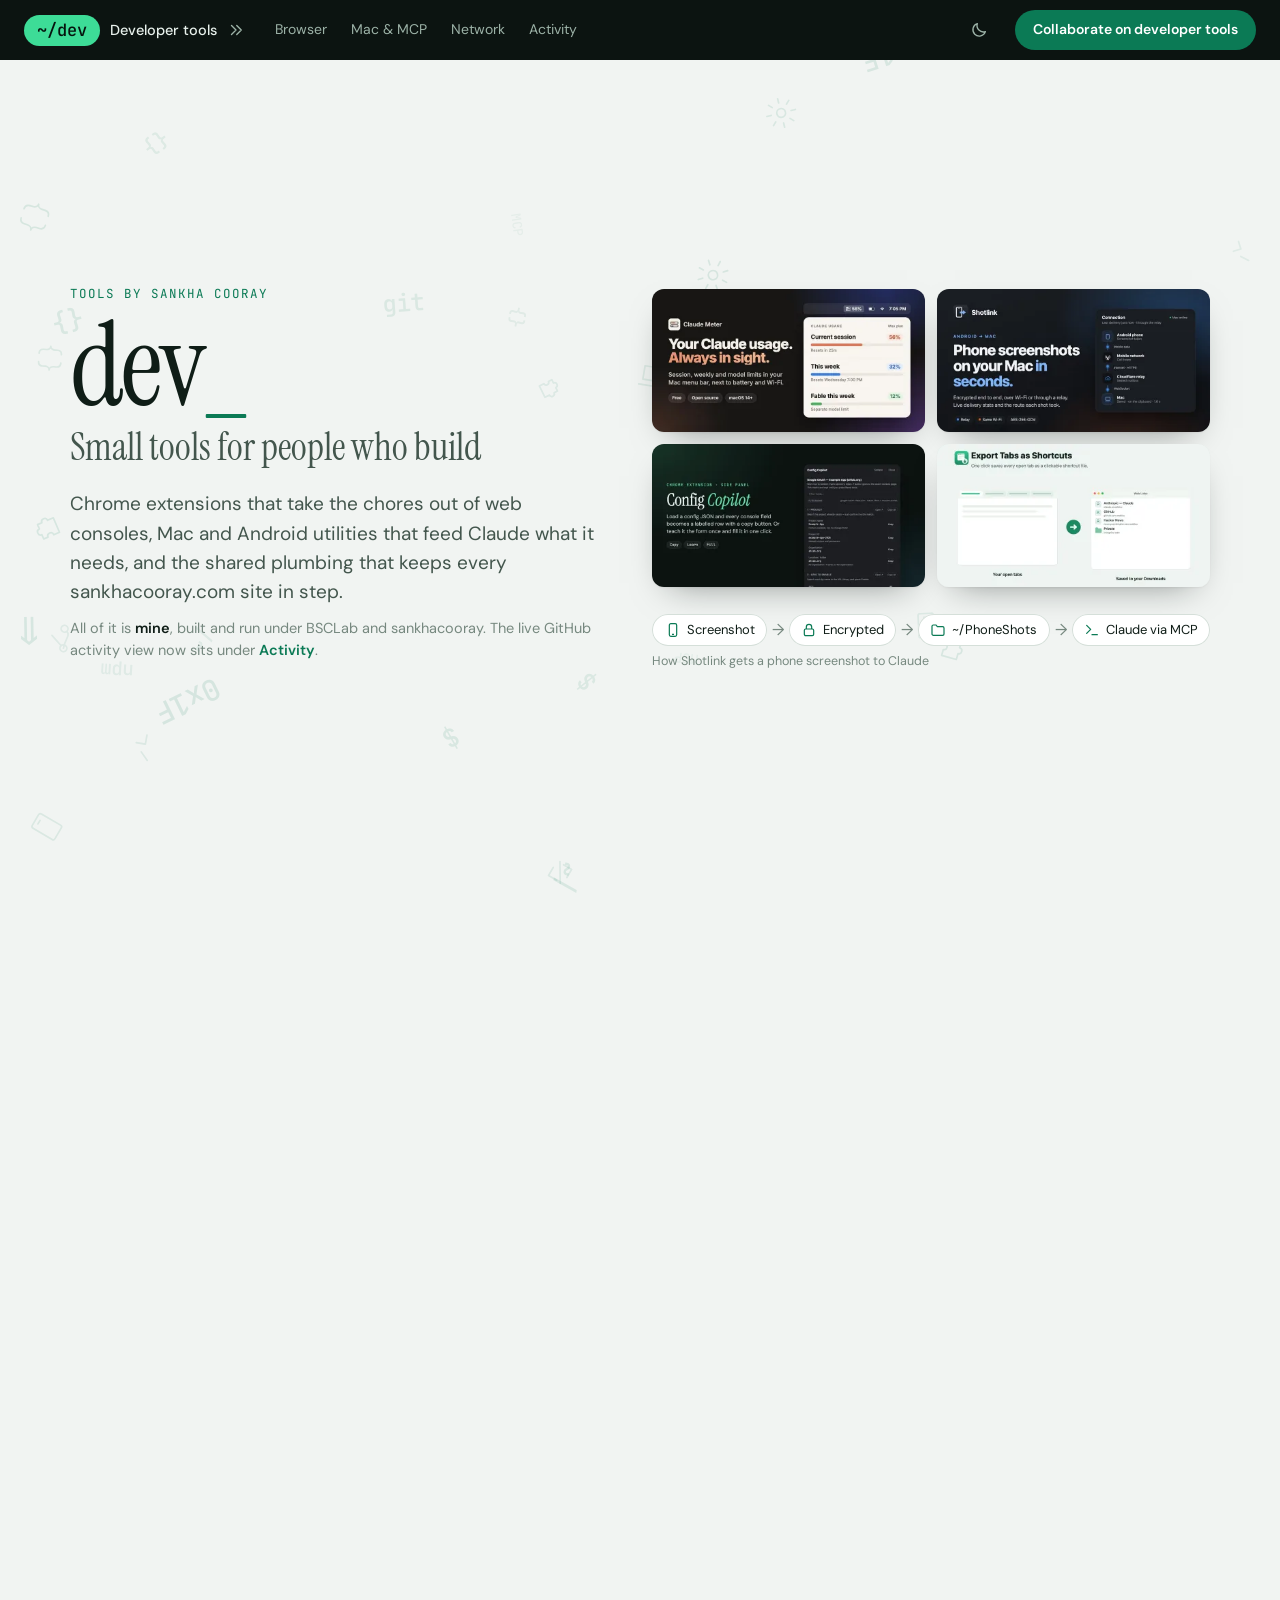
<file: index.html>
<!DOCTYPE html>
<html lang="en">
<head>
<meta charset="UTF-8">
<meta name="viewport" content="width=device-width, initial-scale=1.0, viewport-fit=cover">
<title>dev — Sankha Cooray · developer tools</title>
<meta name="description" content="Developer tools by Sankha Cooray: Chrome extensions, a Claude usage meter, Shotlink and MCP servers, plus the shared plumbing behind sankhacooray.com.">
<link rel="canonical" href="https://dev.sankhacooray.com/">

<meta property="og:type" content="website">
<meta property="og:site_name" content="dev · Sankha Cooray">
<meta property="og:title" content="dev — Sankha Cooray · developer tools">
<meta property="og:description" content="Developer tools by Sankha Cooray: Chrome extensions, a Claude usage meter, Shotlink and MCP servers, plus the shared plumbing behind sankhacooray.com.">
<meta property="og:url" content="https://dev.sankhacooray.com/">
<meta property="og:image" content="https://dev.sankhacooray.com/og.png?v=1">
<meta property="og:image:type" content="image/png">
<meta property="og:image:width" content="1200">
<meta property="og:image:height" content="630">
<meta property="og:image:alt" content="dev.sankhacooray.com: developer tools, with Claude Meter, Shotlink, Config Copilot and Export Tabs">
<meta property="og:locale" content="en_SG">
<meta name="twitter:card" content="summary_large_image">
<meta name="twitter:title" content="dev — Sankha Cooray · developer tools">
<meta name="twitter:description" content="Developer tools by Sankha Cooray: Chrome extensions, a Claude usage meter, Shotlink and MCP servers, plus the shared plumbing behind sankhacooray.com.">
<meta name="twitter:image" content="https://dev.sankhacooray.com/og.png?v=1">
<meta name="twitter:image:alt" content="dev.sankhacooray.com: developer tools, with Claude Meter, Shotlink, Config Copilot and Export Tabs">

<link rel="icon" type="image/svg+xml" href="/icon.svg">
<link rel="icon" type="image/png" sizes="192x192" href="/icon-192.png">
<link rel="apple-touch-icon" sizes="180x180" href="/apple-touch-icon.png">
<link rel="manifest" href="/manifest.webmanifest">
<meta name="theme-color" content="#0c1411">
<meta name="apple-mobile-web-app-capable" content="yes">
<meta name="apple-mobile-web-app-status-bar-style" content="black-translucent">
<meta name="apple-mobile-web-app-title" content="dev">

<link rel="preconnect" href="https://fonts.googleapis.com">
<link rel="preconnect" href="https://fonts.gstatic.com" crossorigin>
<link rel="stylesheet" href="https://fonts.googleapis.com/css2?family=Instrument+Serif:ital@0;1&family=DM+Sans:wght@400;500;600;700&family=JetBrains+Mono:wght@400;500&display=swap" media="print" onload="this.media='all'"><noscript><link rel="stylesheet" href="https://fonts.googleapis.com/css2?family=Instrument+Serif:ital@0;1&family=DM+Sans:wght@400;500;600;700&family=JetBrains+Mono:wght@400;500&display=swap"></noscript>
<script>(function(){try{var t=localStorage.getItem("sc-theme");if(t==="light"||t==="dark")document.documentElement.setAttribute("data-theme",t);}catch(e){}})();</script>
<style>
/* Terminal palette: near-black green app bar, cool paper page, one phosphor-green accent */
:root{
  --bg:#f1f4f2; --surface:#ffffff; --surface2:#e5ebe7; --line:#d5dfd9;
  --text:#0f1d17; --dim:#43564d; --muted:#76887f;
  --accent:#0b7a55; --accent-hi:#0e8f64; --accent-soft:#0b7a5514; --mark:#3ddc97;
  --bar:#0c1411; --bar-text:#e8f1ec; --bar-dim:#9cb2a7;
  --cta-text:#ffffff; --card-hover:#f2f8f4; --mine:#0b7a55; --android:#2e8b57;
  --serif:"Instrument Serif",Georgia,serif; --sans:"DM Sans",system-ui,sans-serif; --mono:"JetBrains Mono",ui-monospace,Menlo,monospace;
  --page-bg:#f1f4f2; --maxw:1180px;
}
@media (prefers-color-scheme:dark){:root:not([data-theme="light"]){
  --bg:#0a100d; --surface:#111a16; --surface2:#17231e; --line:#24332c;
  --text:#e6efea; --dim:#b3c3bb; --muted:#81958b;
  --accent:#4fd9a0; --accent-hi:#6be6b3; --accent-soft:#4fd9a01f; --mark:#3ddc97;
  --bar:#060a08; --bar-text:#e6efea; --bar-dim:#8fa69a;
  --cta-text:#06140e; --card-hover:#16211c; --mine:#4fd9a0; --android:#5fcf8f; --page-bg:#0a100d; color-scheme:dark}}
:root[data-theme="dark"]{
  --bg:#0a100d; --surface:#111a16; --surface2:#17231e; --line:#24332c;
  --text:#e6efea; --dim:#b3c3bb; --muted:#81958b;
  --accent:#4fd9a0; --accent-hi:#6be6b3; --accent-soft:#4fd9a01f; --mark:#3ddc97;
  --bar:#060a08; --bar-text:#e6efea; --bar-dim:#8fa69a;
  --cta-text:#06140e; --card-hover:#16211c; --mine:#4fd9a0; --android:#5fcf8f; --page-bg:#0a100d; color-scheme:dark}

/* rule 14: body is the scroller, no bounce, no white edge */
html{height:100%;overflow:hidden;background:var(--page-bg);overscroll-behavior:none}
body{height:100%;margin:0;overflow-y:auto;overflow-x:hidden;overscroll-behavior:none;background:var(--bg);color:var(--text);font-family:var(--sans);font-size:16px;line-height:1.55;-webkit-font-smoothing:antialiased}
a{color:inherit}
.wrap{max-width:var(--maxw);margin:0 auto;padding-left:max(20px,env(safe-area-inset-left,0px));padding-right:max(20px,env(safe-area-inset-right,0px))}

/* ambient particle field behind everything (pointer-events off) */
#bg{position:fixed;inset:0;width:100%;height:100%;z-index:0;pointer-events:none;display:block}
main{position:relative;z-index:1}
/* app bar (rule 7: no bottom border) */
.topbar{position:sticky;top:0;z-index:20;background:var(--bar);color:var(--bar-text);padding-top:env(safe-area-inset-top,0px)}
.topbar .wrap{max-width:none;display:flex;align-items:center;gap:18px;height:60px;padding-left:max(24px,env(safe-area-inset-left,0px));padding-right:max(24px,env(safe-area-inset-right,0px))}
.brand{display:flex;align-items:center;gap:10px;text-decoration:none;color:var(--bar-text)}
.hubchip{font-family:var(--mono);font-size:17px;font-weight:500;line-height:1;padding:7px 13px;border-radius:999px;background:var(--mark);color:#06140e;letter-spacing:0}
.brand .lbl{font-size:14.5px;font-weight:500;color:var(--bar-text)}
.chev{width:18px;height:18px;color:var(--bar-dim)}
.nav{margin-left:2px}
.nav{display:flex;gap:4px}
.nav a{color:var(--bar-dim);text-decoration:none;font-size:14px;padding:6px 10px;border-radius:999px}
.nav a:hover{color:var(--bar-text);background:#ffffff14}
.nav a{display:inline-flex;align-items:center;gap:7px;transition:background-color .25s ease,color .25s ease}
.nav a[aria-current="true"]{color:var(--bar-text);background:#ffffff1f;font-weight:600}
.spacer{flex:1}
.iconbtn{all:unset;cursor:pointer;width:36px;height:36px;border-radius:999px;display:grid;place-items:center;color:var(--bar-dim)}
.iconbtn:hover{color:var(--bar-text);background:#ffffff14}
/* the toggle shows the theme it switches TO: moon on light, sun on dark */
.ico-sun{display:none}
@media (prefers-color-scheme:dark){:root:not([data-theme="light"]) .ico-sun{display:block}:root:not([data-theme="light"]) .ico-moon{display:none}}
:root[data-theme="dark"] .ico-sun{display:block}:root[data-theme="dark"] .ico-moon{display:none}
.iconbtn:focus-visible,.cta:focus-visible,.card a:focus-visible{outline:2px solid var(--mark);outline-offset:2px}
/* rule 10/12: one primary CTA, theme colour, named for the task */
.cta{display:inline-flex;align-items:center;gap:0;background:var(--accent);color:var(--cta-text);text-decoration:none;font-weight:600;font-size:14px;padding:9px 18px;border-radius:999px;white-space:nowrap;transition:background .15s,box-shadow .15s}
.cta:hover{background:var(--accent-hi);box-shadow:0 0 0 4px var(--accent-soft),0 6px 20px -6px var(--accent)}

/* groups (rules 1, 4, 5) */
main{display:block}
.group{box-sizing:border-box;display:flex;flex-direction:column;justify-content:center;padding-block:clamp(18px,3.4vh,48px);scroll-margin-top:var(--bar-h,60px)}
.group > .wrap{width:100%;box-sizing:border-box}
.eyebrow{font-family:var(--mono);font-size:12.5px;letter-spacing:.08em;text-transform:uppercase;color:var(--accent)}
h1{font-family:var(--serif);font-weight:400;font-size:clamp(64px,13vh,132px);line-height:.92;margin:.08em 0 .05em;letter-spacing:-.02em}
h1 .dot{color:var(--accent);animation:blink 1.1s steps(1) infinite}
@keyframes blink{50%{opacity:0}}
.sub{font-family:var(--serif);font-size:clamp(26px,4.2vh,40px);line-height:1.15;margin:0;color:var(--dim)}
.lede{font-size:clamp(16px,2.25vh,19px);color:var(--dim);max-width:58ch;margin:clamp(12px,2.2vh,22px) 0 0}
.role-line{font-size:14.5px;color:var(--muted);max-width:60ch;margin-top:10px}
.role-line b{color:var(--text);font-weight:600}
.role-line a{color:var(--accent);text-decoration:none;font-weight:600}
.role-line a:hover{text-decoration:underline}

.hero > *{min-width:0}
.hero{display:grid;grid-template-columns:minmax(0,1fr) minmax(0,1.05fr);gap:clamp(24px,4vw,56px);align-items:center}
.collage{display:grid;grid-template-columns:1fr 1fr;gap:12px}
.shot{margin:0;border-radius:12px;overflow:hidden;background:var(--surface);box-shadow:0 1px 2px #0000000d,0 14px 34px -18px #0c141180,inset 0 0 0 1px var(--line);aspect-ratio:1200/630}
.shot img{display:block;width:100%;height:100%;object-fit:contain}
/* rule 6/16: the SPARK pipeline, one line */
.strip{display:flex;flex-wrap:nowrap;align-items:stretch;gap:5px;margin-top:clamp(16px,3vh,30px)}
.step{flex:1 1 auto;min-width:max-content;justify-content:center;display:flex;align-items:center;gap:6px;background:var(--surface);box-shadow:inset 0 0 0 1px var(--line);border-radius:999px;padding:6px 10px;font-size:13px;white-space:nowrap}
.step svg{width:16px;height:16px;flex:none;color:var(--accent)}
.step span{overflow:hidden;text-overflow:ellipsis}
.arrow{align-self:center;color:var(--muted);flex:none}
.strip-cap{font-size:12.5px;color:var(--muted);margin-top:6px}

.ghead{display:grid;grid-template-columns:minmax(0,1fr) auto;gap:6px 24px;align-items:end;margin-bottom:clamp(14px,2.6vh,26px)}
.ghead h2{font-family:var(--serif);font-weight:400;font-size:clamp(30px,5vh,46px);line-height:1.05;margin:0}
.ghead p{margin:6px 0 0;color:var(--dim);max-width:62ch;font-size:clamp(15px,2.1vh,17.5px)}
.ctx{font-family:var(--mono);font-size:12.5px;color:var(--muted);white-space:nowrap}
.ctx .n{color:var(--text)}

.cards{display:grid;grid-template-columns:repeat(auto-fill,minmax(230px,1fr));gap:16px}
/* parts: a product's components (backends, earlier versions), listed on hover or tap */
.card{position:relative}
.parts{all:unset;display:inline-flex;align-items:center;gap:5px;font-size:12px;color:var(--dim);padding:2px 9px;border-radius:999px;box-shadow:inset 0 0 0 1px var(--line);cursor:help;white-space:nowrap}
.parts svg{width:13px;height:13px;color:var(--accent)}
.parts:focus-visible{outline:2px solid var(--mark);outline-offset:2px}
.pop{position:absolute;top:0;left:0;right:0;aspect-ratio:1200/630;z-index:5;display:flex;flex-direction:column;justify-content:center;padding:12px 16px;box-sizing:border-box;overflow:hidden;background:color-mix(in srgb,var(--surface) 62%,transparent);backdrop-filter:blur(14px) saturate(1.3);-webkit-backdrop-filter:blur(14px) saturate(1.3);opacity:0;visibility:hidden;transition:opacity .3s ease,visibility 0s linear .3s;pointer-events:none;white-space:normal}
.parts:hover + .pop,.parts:focus + .pop,.parts.on + .pop{opacity:1;visibility:visible;transition:opacity .3s ease .25s,visibility 0s linear .25s}
.pop b{display:block;font-size:11px;letter-spacing:.06em;text-transform:uppercase;color:var(--muted);font-weight:600;margin-bottom:6px}
.pop ul{list-style:none;margin:0;padding:0;display:flex;flex-direction:column;gap:7px}
.pop li{font-size:13.5px;line-height:1.3;color:var(--text);font-weight:500}
.pop li span{display:block;font-size:12px;color:var(--muted)}
.pop code{font-family:var(--mono);font-size:11.5px;color:var(--accent)}
.pop .k{font-style:normal}
/* narrow cards: names and repos only; the list may run past the thumbnail */
.subgroup .pop{aspect-ratio:auto;padding:10px 14px}
.subgroup .pop .k{display:none}
.subgroup .pop ul{gap:5px}
.subgroup .pop li{font-size:13px}
/* rows that share one screen between small groups (rule 3); headings share one top line (symmetry) */
.row{display:grid;grid-template-rows:auto auto;column-gap:28px;row-gap:0;align-items:start}
.subgroup{min-width:0;scroll-margin-top:var(--bar-h,60px);display:grid;grid-row:span 2;grid-template-rows:subgrid}
.subgroup .ghead{align-self:start;grid-template-columns:minmax(0,1fr)}
.subgroup .ghead h2{font-size:clamp(26px,4vh,36px)}
.subgroup .ghead p{font-size:clamp(14px,1.9vh,16px)}
.subgroup .cards,.solo .cards{grid-template-columns:repeat(var(--n),minmax(0,1fr))}
.card{display:flex;flex-direction:column;background:var(--surface);border-radius:14px;overflow:hidden;box-shadow:0 1px 2px #0000000d,0 10px 28px -20px #0c141166,inset 0 0 0 1px var(--line);transition:background-color .2s}
.card:hover{background:var(--card-hover)}
.card:hover .art.blank{background:linear-gradient(140deg,var(--accent-soft),transparent 70%),var(--card-hover)}
.art{aspect-ratio:1200/630;background:var(--surface2);position:relative;overflow:hidden}
.art img{display:block;width:100%;height:100%;object-fit:cover;object-position:top}
.art.fallback{display:grid;place-items:center;background:radial-gradient(120% 90% at 20% 0%,var(--accent-soft),transparent 60%),linear-gradient(140deg,var(--surface2),var(--bg))}
.art.fallback svg{width:clamp(44px,8vh,72px);height:auto;color:var(--accent);opacity:.55;transition:opacity .45s ease}
.art.fallback .live-og{position:absolute;inset:0;opacity:0;transition:opacity .45s ease}
.art.fallback.loaded .live-og{opacity:1}
.art.fallback.loaded svg{opacity:0}
.yrs{position:absolute;top:10px;left:10px;z-index:1;font-family:var(--mono);font-size:11.5px;font-weight:500;padding:3px 9px;border-radius:999px;background:color-mix(in srgb,var(--bar) 82%,transparent);color:var(--bar-text);backdrop-filter:blur(6px);-webkit-backdrop-filter:blur(6px);font-variant-numeric:tabular-nums;letter-spacing:.02em}
.art.blank{display:grid;place-items:center;background:linear-gradient(140deg,var(--accent-soft),transparent 70%),var(--surface2)}
.art.blank svg{width:clamp(44px,8vh,72px);height:auto;color:var(--accent);opacity:.75}
.cbody{padding:14px 16px 16px;display:flex;flex-direction:column;gap:8px;flex:1}
.ctop{display:flex;align-items:center;gap:8px}
.card h3{margin:0;font-size:16.5px;font-weight:600;line-height:1.25}
.role{margin-left:auto;font-size:11.5px;font-weight:600;padding:3px 9px;border-radius:999px;white-space:nowrap}
.role.mine{background:var(--accent);color:var(--cta-text)}
.role.co{background:var(--accent-soft);color:var(--accent);box-shadow:inset 0 0 0 1px var(--accent)}
.role.contrib{background:var(--surface2);color:var(--dim)}
.card p{margin:0;color:var(--dim);font-size:14.5px;line-height:1.5}
.cfoot{margin-top:auto;display:flex;align-items:center;gap:8px;font-size:12.5px;color:var(--muted)}
.plats{display:inline-flex;gap:4px}
.pi{width:14px;height:14px}
.pi-android{color:var(--android)}.pi-web,.pi-chrome{color:var(--accent)}.pi-mac,.pi-term{color:var(--text)}
.org{overflow:hidden;text-overflow:ellipsis;white-space:nowrap;flex:1;min-width:0}
.cfoot .parts{margin-left:4px}
.open{margin-left:auto;font-weight:600;color:var(--accent);text-decoration:none;white-space:nowrap}
.open:hover{text-decoration:underline}

.connect{display:grid;grid-template-columns:minmax(0,1fr) minmax(0,1fr);gap:16px}
.panel{background:var(--surface);border-radius:14px;padding:clamp(16px,3vh,26px) 22px;box-shadow:inset 0 0 0 1px var(--line)}
.panel h3{margin:0 0 4px;font-size:15px;font-weight:600}
.panel .hint{margin:0 0 12px;font-size:13.5px;color:var(--muted)}
.chips{display:flex;flex-wrap:wrap;gap:8px}
.chip{font-size:13.5px;padding:5px 12px;border-radius:999px;line-height:1.3}
.chip.core{background:var(--accent-soft);color:var(--accent);font-weight:600}
.chip.rel{box-shadow:inset 0 0 0 1px var(--line);color:var(--dim)}
.chip.ven{font-family:var(--mono);font-size:13px;background:var(--surface2);color:var(--dim);cursor:help}
.chip.ven.ok{background:var(--accent-soft);color:var(--accent)}
.chip.ven.ok::before{content:"✓ "}

/* rules 5, 18: footer, one line, pinned to the bottom of the last screen */
.last{justify-content:flex-start}
.last > .wrap:first-child{margin-top:auto}
.footer{margin-top:auto;padding-top:clamp(18px,4vh,40px)}
.footer .wrap{display:flex;flex-wrap:wrap;justify-content:center;align-items:center;gap:6px 14px;font-size:13.5px;color:var(--muted)}
.footer a{text-decoration:none;color:var(--dim)}
.footer a:hover{color:var(--accent)}
.info{all:unset;cursor:help;width:20px;height:20px;border-radius:50%;display:inline-grid;place-items:center;font-size:12px;box-shadow:inset 0 0 0 1px var(--line);color:var(--dim);position:relative;z-index:41}
.glass{position:fixed;inset:0;z-index:40;display:grid;place-items:center;background:color-mix(in srgb,var(--bg) 55%,transparent);backdrop-filter:blur(14px) saturate(1.2);-webkit-backdrop-filter:blur(14px) saturate(1.2);opacity:0;visibility:hidden;transition:opacity .45s ease,visibility 0s linear .45s;pointer-events:none;padding:24px}
.glass.on{opacity:1;visibility:visible;transition:opacity .45s ease,visibility 0s}
.glass .msg{max-width:52ch;font-size:17px;line-height:1.6;color:var(--text);text-align:left}
.glass .msg b{font-weight:600}

@media (max-width:900px){
  .nav,.brand .lbl,.chev{display:none}
  .hero{grid-template-columns:minmax(0,1fr)}
  .connect{grid-template-columns:minmax(0,1fr)}
  .ghead{grid-template-columns:minmax(0,1fr)}
  .row{grid-template-columns:minmax(0,1fr)!important;grid-template-rows:none;row-gap:28px}
  .subgroup{grid-row:auto;grid-template-rows:auto auto}
  .subgroup .cards,.solo .cards{grid-template-columns:repeat(auto-fill,minmax(230px,1fr))}
  .strip{overflow-x:auto;scrollbar-width:none}
  .step{flex:0 0 auto}
}
@media (max-width:520px){
  .cta .long{display:none}
}
@media (prefers-reduced-motion:reduce){*{transition:none!important;scroll-behavior:auto!important}}
</style>
</head>
<body>
<canvas id="bg" aria-hidden="true"></canvas>
<header class="topbar"><div class="wrap">
  <a class="brand" href="/"><span class="hubchip">~/dev</span> <span class="lbl">Developer tools</span><svg class="chev" viewBox="0 0 24 24" aria-hidden="true" fill="none" stroke="currentColor" stroke-width="1.8" stroke-linecap="round" stroke-linejoin="round"><path d="M6 6l6 6-6 6M13 6l6 6-6 6"/></svg></a>
  <nav class="nav" aria-label="Sections"><a href="#extensions">Browser</a><a href="#tools">Mac & MCP</a><a href="#network">Network</a><a href="#activity">Activity</a></nav>
  <div class="spacer"></div>
  <button class="iconbtn" id="theme-toggle" type="button" aria-label="Switch theme" title="Switch theme"><svg class="ico-moon" width="18" height="18" viewBox="0 0 24 24" fill="none" stroke="currentColor" stroke-width="1.8" stroke-linecap="round" stroke-linejoin="round" aria-hidden="true"><path d="M20.5 14.2A8.5 8.5 0 0 1 9.8 3.5a8.5 8.5 0 1 0 10.7 10.7z"/></svg><svg class="ico-sun" width="18" height="18" viewBox="0 0 24 24" fill="none" stroke="currentColor" stroke-width="1.8" stroke-linecap="round" aria-hidden="true"><circle cx="12" cy="12" r="4.2"/><path d="M12 2.5v2.2M12 19.3v2.2M2.5 12h2.2M19.3 12h2.2M5.3 5.3l1.6 1.6M17.1 17.1l1.6 1.6M5.3 18.7l1.6-1.6M17.1 6.9l1.6-1.6"/></svg></button>
  <a class="cta" href="https://sankhacooray.com/#contact"><span>Collaborate<span class="long"> on developer tools</span></span></a>
</div></header>

<main id="home">
  <section class="group" data-solo id="top"><div class="wrap hero">
    <div>
      <div class="eyebrow">Tools by Sankha Cooray</div>
      <h1>dev<span class="dot">_</span></h1>
      <p class="sub">Small tools for people who build</p>
      <p class="lede">Chrome extensions that take the chores out of web consoles, Mac and Android utilities that feed Claude what it needs, and the shared plumbing that keeps every sankhacooray.com site in step.</p>
      <p class="role-line">All of it is <b>mine</b>, built and run under BSCLab and sankhacooray. The live GitHub activity view now sits under <a href="/activity/">Activity</a>.</p>
    </div>
    <div>
      <div class="collage">
        <figure class="shot"><img src="/thumbs/claude-meter-400.webp" srcset="/thumbs/claude-meter-400.webp 400w, /thumbs/claude-meter.webp 800w" sizes="(max-width: 600px) 46vw, 280px" alt="Claude Meter in the Mac menu bar" width="800" height="420"></figure>
        <figure class="shot"><img src="/thumbs/shotlink-400.webp" srcset="/thumbs/shotlink-400.webp 400w, /thumbs/shotlink.webp 800w" sizes="(max-width: 600px) 46vw, 280px" alt="Shotlink, phone screenshots on the Mac" width="800" height="420"></figure>
        <figure class="shot"><img src="/thumbs/config-copilot-400.webp" srcset="/thumbs/config-copilot-400.webp 400w, /thumbs/config-copilot.webp 800w" sizes="(max-width: 600px) 46vw, 280px" alt="Config Copilot side panel" width="800" height="420"></figure>
        <figure class="shot"><img src="/thumbs/tab-export-400.webp" srcset="/thumbs/tab-export-400.webp 400w, /thumbs/tab-export.webp 800w" sizes="(max-width: 600px) 46vw, 280px" alt="Export Tabs as Shortcuts" width="800" height="420"></figure>
      </div>
      <div class="strip" aria-label="How Shotlink gets a phone screenshot to Claude">
        <div class="step"><svg viewBox="0 0 24 24" fill="none" stroke="currentColor" stroke-width="1.8"><rect x="6.5" y="2.5" width="11" height="19" rx="2.2"/><path d="M10.5 18.5h3"/></svg><span>Screenshot</span></div>
        <span class="arrow">→</span>
        <div class="step"><svg viewBox="0 0 24 24" fill="none" stroke="currentColor" stroke-width="1.8"><rect x="5" y="10.5" width="14" height="10" rx="2"/><path d="M8 10.5V7.5a4 4 0 0 1 8 0v3"/></svg><span>Encrypted</span></div>
        <span class="arrow">→</span>
        <div class="step"><svg viewBox="0 0 24 24" fill="none" stroke="currentColor" stroke-width="1.8"><path d="M3 6.5a2 2 0 0 1 2-2h4l2 2.5h8a2 2 0 0 1 2 2V18a2 2 0 0 1-2 2H5a2 2 0 0 1-2-2z"/></svg><span>~/PhoneShots</span></div>
        <span class="arrow">→</span>
        <div class="step"><svg viewBox="0 0 24 24" fill="none" stroke="currentColor" stroke-width="1.8" stroke-linecap="round" stroke-linejoin="round"><path d="M4 17l6-6-6-6M12 19h8"/></svg><span>Claude via MCP</span></div>
      </div>
      <div class="strip-cap">How Shotlink gets a phone screenshot to Claude</div>
    </div>
  </div></section>

  <section class="group solo" id="extensions"><div class="wrap">
    <div class="ghead"><div><h2>In the browser</h2><p>Side panels and one-click helpers for browser chores, plus a bench for testing passkeys.</p></div><div class="ctx">Chrome · Manifest V3 · WebAuthn</div></div>
    <div class="cards" style="--n:3"><article class="card"><div class="art"><span class="yrs" title="Active years, from the project's commit history">2026</span><img src="/thumbs/config-copilot.webp" srcset="/thumbs/config-copilot-400.webp 400w, /thumbs/config-copilot.webp 800w" sizes="(max-width: 600px) 92vw, 380px" alt="Config Copilot" loading="lazy" width="800" height="420"></div><div class="cbody"><div class="ctop"><h3>Config Copilot</h3><span class="role mine">Mine</span></div><p>Fill web console forms from one config JSON, value by value or in one learned click.</p><div class="cfoot"><span class="plats"><svg class="pi pi-chrome" viewBox="0 0 16 16" role="img" aria-label="Chrome extension"><title>Chrome extension</title><g fill="none" stroke="currentColor" stroke-width="1.2"><circle cx="8" cy="8" r="6"/><circle cx="8" cy="8" r="2.3"/><path d="M8 5.7h5.6M6 9.2L3.2 4.3M10 9.2l-2.8 4.8"/></g></svg></span></div></div></article><article class="card"><div class="art"><span class="yrs" title="Active years, from the project's commit history">2026</span><img src="/thumbs/tab-export.webp" srcset="/thumbs/tab-export-400.webp 400w, /thumbs/tab-export.webp 800w" sizes="(max-width: 600px) 92vw, 380px" alt="Tab Export" loading="lazy" width="800" height="420"></div><div class="cbody"><div class="ctop"><h3>Tab Export</h3><span class="role mine">Mine</span></div><p>One click saves every open tab in the window as a .webloc or .url shortcut file.</p><div class="cfoot"><span class="plats"><svg class="pi pi-chrome" viewBox="0 0 16 16" role="img" aria-label="Chrome extension"><title>Chrome extension</title><g fill="none" stroke="currentColor" stroke-width="1.2"><circle cx="8" cy="8" r="6"/><circle cx="8" cy="8" r="2.3"/><path d="M8 5.7h5.6M6 9.2L3.2 4.3M10 9.2l-2.8 4.8"/></g></svg></span><a class="open" href="https://github.com/bsc2fast/tab-export-mv3" target="_blank" rel="noopener">GitHub</a></div></div></article><article class="card"><div class="art"><span class="yrs" title="Active years, from the project's commit history">2026</span><img src="/thumbs/passkey.webp" srcset="/thumbs/passkey-400.webp 400w, /thumbs/passkey.webp 800w" sizes="(max-width: 600px) 92vw, 380px" alt="Passkey" loading="lazy" width="800" height="420"></div><div class="cbody"><div class="ctop"><h3>Passkey</h3><span class="role mine">Mine</span></div><p>Register a passkey with Touch ID, Face ID or Windows Hello, then sign back in with a biometric.</p><div class="cfoot"><span class="plats"><svg class="pi pi-web" viewBox="0 0 16 16" role="img" aria-label="Web"><title>Web</title><g fill="none" stroke="currentColor" stroke-width="1.2"><circle cx="8" cy="8" r="6"/><path d="M2 8h12M8 2c1.7 1.8 2.5 3.8 2.5 6S9.7 12.2 8 14M8 2C6.3 3.8 5.5 5.8 5.5 8s.8 4.2 2.5 6"/></g></svg></span><button class="parts" type="button" aria-label="2 parts: Passkey demo, HTTPS server"><svg viewBox="0 0 24 24" fill="none" stroke="currentColor" stroke-width="1.8" stroke-linejoin="round"><path d="M12 3l9 5-9 5-9-5z"/><path d="M3 13l9 5 9-5"/></svg>2 parts</button><div class="pop" role="tooltip"><b>Built from</b><ul><li>Passkey demo<span><i class="k">WebAuthn page, vanilla JS · </i><code>passkey-html5</code></span></li><li>HTTPS server<span><i class="k">Node, self-signed cert for localhost · </i><code>passkey-server</code></span></li></ul></div></div></div></article></div>
  </div>
  </section>
  <section class="group solo" id="tools"><div class="wrap">
    <div class="ghead"><div><h2>Mac, Android &amp; MCP</h2><p>Small native utilities, local apps and MCP servers that put the right data next to Claude.</p></div><div class="ctx">Swift · Kotlin · Node</div></div>
    <div class="cards" style="--n:6"><article class="card"><div class="art"><span class="yrs" title="Active years, from the project's commit history">2026</span><img src="/thumbs/claude-meter.webp" srcset="/thumbs/claude-meter-400.webp 400w, /thumbs/claude-meter.webp 800w" sizes="(max-width: 600px) 92vw, 380px" alt="Claude Meter" loading="lazy" width="800" height="420"></div><div class="cbody"><div class="ctop"><h3>Claude Meter</h3><span class="role mine">Mine</span></div><p>Claude plan usage in the Mac menu bar: session, weekly and model limits at a glance.</p><div class="cfoot"><span class="plats"><svg class="pi pi-mac" viewBox="0 0 16 16" role="img" aria-label="macOS"><title>macOS</title><g fill="none" stroke="currentColor" stroke-width="1.2" stroke-linejoin="round"><rect x="3" y="3.5" width="10" height="7" rx="1"/><path d="M1.5 12.5h13"/></g></svg></span><button class="parts" type="button" aria-label="2 parts: Claude Meter, aimeter"><svg viewBox="0 0 24 24" fill="none" stroke="currentColor" stroke-width="1.8" stroke-linejoin="round"><path d="M12 3l9 5-9 5-9-5z"/><path d="M3 13l9 5 9-5"/></svg>2 parts</button><div class="pop" role="tooltip"><b>Built from</b><ul><li>Claude Meter<span><i class="k">macOS menu bar app, Swift · </i><code>claude-meter-macos</code></span></li><li>aimeter<span><i class="k">Download page on a Cloudflare Worker · </i><code>aimeter-sankhacooray-com</code></span></li></ul></div><a class="open" href="https://aimeter.sankhacooray.com/" target="_blank" rel="noopener">Download</a></div></div></article><article class="card"><div class="art"><span class="yrs" title="Active years, from the project's commit history">2026</span><img src="/thumbs/heirloom.webp" srcset="/thumbs/heirloom-400.webp 400w, /thumbs/heirloom.webp 800w" sizes="(max-width: 600px) 92vw, 380px" alt="Heirloom" loading="lazy" width="800" height="420"></div><div class="cbody"><div class="ctop"><h3>Heirloom</h3><span class="role mine">Mine</span></div><p>Restores scanned family prints: grain removed, faces rebuilt, print-ready sizes. Runs on your own machine, no cloud AI.</p><div class="cfoot"><span class="plats"><svg class="pi pi-web" viewBox="0 0 16 16" role="img" aria-label="Web"><title>Web</title><g fill="none" stroke="currentColor" stroke-width="1.2"><circle cx="8" cy="8" r="6"/><path d="M2 8h12M8 2c1.7 1.8 2.5 3.8 2.5 6S9.7 12.2 8 14M8 2C6.3 3.8 5.5 5.8 5.5 8s.8 4.2 2.5 6"/></g></svg><svg class="pi pi-mac" viewBox="0 0 16 16" role="img" aria-label="macOS"><title>macOS</title><g fill="none" stroke="currentColor" stroke-width="1.2" stroke-linejoin="round"><rect x="3" y="3.5" width="10" height="7" rx="1"/><path d="M1.5 12.5h13"/></g></svg></span><button class="parts" type="button" aria-label="2 parts: Heirloom Studio, heirloom"><svg viewBox="0 0 24 24" fill="none" stroke="currentColor" stroke-width="1.8" stroke-linejoin="round"><path d="M12 3l9 5-9 5-9-5z"/><path d="M3 13l9 5 9-5"/></svg>2 parts</button><div class="pop" role="tooltip"><b>Built from</b><ul><li>Heirloom Studio<span><i class="k">Local web app, Python + PyTorch (GFPGAN, Real-ESRGAN) · </i><code>private</code></span></li><li>heirloom<span><i class="k">Landing page on a Cloudflare Worker · </i><code>heirloom-sankhacooray-com</code></span></li></ul></div><a class="open" href="https://heirloom.sankhacooray.com/" target="_blank" rel="noopener">Request access</a></div></div></article><article class="card"><div class="art"><span class="yrs" title="Active years, from the project's commit history">2026</span><img src="/thumbs/shotlink.webp" srcset="/thumbs/shotlink-400.webp 400w, /thumbs/shotlink.webp 800w" sizes="(max-width: 600px) 92vw, 380px" alt="Shotlink" loading="lazy" width="800" height="420"></div><div class="cbody"><div class="ctop"><h3>Shotlink</h3><span class="role mine">Mine</span></div><p>Phone screenshots reach the Mac in seconds, encrypted, ready for Claude over MCP.</p><div class="cfoot"><span class="plats"><svg class="pi pi-android" viewBox="0 0 16 16" role="img" aria-label="Android"><title>Android</title><path fill="currentColor" d="M5.2 2.1a.4.4 0 01.55.13l.7 1.12A5 5 0 018 3.1c.55 0 1.07.09 1.55.25l.7-1.12a.4.4 0 11.68.42l-.66 1.06A4.4 4.4 0 0112.5 7H3.5a4.4 4.4 0 012.23-3.29l-.66-1.06a.4.4 0 01.13-.55zM6 5.4a.55.55 0 100 1.1.55.55 0 000-1.1zm4 0a.55.55 0 100 1.1.55.55 0 000-1.1zM3.5 8h9v4.5a1 1 0 01-1 1h-7a1 1 0 01-1-1V8z"/></svg><svg class="pi pi-mac" viewBox="0 0 16 16" role="img" aria-label="macOS"><title>macOS</title><g fill="none" stroke="currentColor" stroke-width="1.2" stroke-linejoin="round"><rect x="3" y="3.5" width="10" height="7" rx="1"/><path d="M1.5 12.5h13"/></g></svg></span><button class="parts" type="button" aria-label="3 parts: Shotlink for Android, Mac receiver + MCP server, Relay"><svg viewBox="0 0 24 24" fill="none" stroke="currentColor" stroke-width="1.8" stroke-linejoin="round"><path d="M12 3l9 5-9 5-9-5z"/><path d="M3 13l9 5 9-5"/></svg>3 parts</button><div class="pop" role="tooltip"><b>Built from</b><ul><li>Shotlink for Android<span><i class="k">Phone app, Kotlin · </i><code>shotlink-android</code></span></li><li>Mac receiver + MCP server<span><i class="k">Node daemon, launchd agent · </i><code>shotlink-server</code></span></li><li>Relay<span><i class="k">Cloudflare Worker + Durable Object · </i><code>shotlink-server/relay</code></span></li></ul></div><a class="open" href="https://shotlink.sankhacooray.com/" target="_blank" rel="noopener">Open</a></div></div></article><article class="card"><div class="art"><span class="yrs" title="Active years, from the project's commit history">2026</span><img src="/thumbs/outlook-mcp.webp" srcset="/thumbs/outlook-mcp-400.webp 400w, /thumbs/outlook-mcp.webp 800w" sizes="(max-width: 600px) 92vw, 380px" alt="Outlook MCP" loading="lazy" width="800" height="420"></div><div class="cbody"><div class="ctop"><h3>Outlook MCP</h3><span class="role mine">Mine</span></div><p>A local MCP server that lets Claude Code search, read and draft Outlook.com mail.</p><div class="cfoot"><span class="plats"><svg class="pi pi-term" viewBox="0 0 16 16" role="img" aria-label="Command line"><title>Command line</title><g fill="none" stroke="currentColor" stroke-width="1.2" stroke-linecap="round" stroke-linejoin="round"><rect x="1.8" y="2.8" width="12.4" height="10.4" rx="1.6"/><path d="M4.6 6.2l2 1.8-2 1.8M8.4 10.2h3"/></g></svg></span></div></div></article><article class="card"><div class="art"><span class="yrs" title="Active years, from the project's commit history">2026</span><img src="/thumbs/skilldex.webp" srcset="/thumbs/skilldex-400.webp 400w, /thumbs/skilldex.webp 800w" sizes="(max-width: 600px) 92vw, 380px" alt="Skilldex" loading="lazy" width="800" height="420"></div><div class="cbody"><div class="ctop"><h3>Skilldex</h3><span class="role mine">Mine</span></div><p>Every Claude skill on this Mac in one searchable page, read straight from ~/.claude/skills.</p><div class="cfoot"><span class="plats"><svg class="pi pi-web" viewBox="0 0 16 16" role="img" aria-label="Web"><title>Web</title><g fill="none" stroke="currentColor" stroke-width="1.2"><circle cx="8" cy="8" r="6"/><path d="M2 8h12M8 2c1.7 1.8 2.5 3.8 2.5 6S9.7 12.2 8 14M8 2C6.3 3.8 5.5 5.8 5.5 8s.8 4.2 2.5 6"/></g></svg><svg class="pi pi-term" viewBox="0 0 16 16" role="img" aria-label="Command line"><title>Command line</title><g fill="none" stroke="currentColor" stroke-width="1.2" stroke-linecap="round" stroke-linejoin="round"><rect x="1.8" y="2.8" width="12.4" height="10.4" rx="1.6"/><path d="M4.6 6.2l2 1.8-2 1.8M8.4 10.2h3"/></g></svg></span><button class="parts" type="button" aria-label="2 parts: Skilldex, Skills API"><svg viewBox="0 0 24 24" fill="none" stroke="currentColor" stroke-width="1.8" stroke-linejoin="round"><path d="M12 3l9 5-9 5-9-5z"/><path d="M3 13l9 5 9-5"/></svg>2 parts</button><div class="pop" role="tooltip"><b>Built from</b><ul><li>Skilldex<span><i class="k">Static page, vanilla JS · </i><code>skilldex-html5</code></span></li><li>Skills API<span><i class="k">Node + Express, reads ~/.claude/skills · </i><code>skilldex-server</code></span></li></ul></div></div></div></article><article class="card"><div class="art"><span class="yrs" title="Active years, from the project's commit history">2026</span><img src="/thumbs/shopscout.webp" srcset="/thumbs/shopscout-400.webp 400w, /thumbs/shopscout.webp 800w" sizes="(max-width: 600px) 92vw, 380px" alt="ShopScout" loading="lazy" width="800" height="420"></div><div class="cbody"><div class="ctop"><h3>ShopScout</h3><span class="role mine">Mine</span></div><p>LLM-researched shopping options from favourite vendors, compared on price and shipping to Singapore.</p><div class="cfoot"><span class="plats"><svg class="pi pi-web" viewBox="0 0 16 16" role="img" aria-label="Web"><title>Web</title><g fill="none" stroke="currentColor" stroke-width="1.2"><circle cx="8" cy="8" r="6"/><path d="M2 8h12M8 2c1.7 1.8 2.5 3.8 2.5 6S9.7 12.2 8 14M8 2C6.3 3.8 5.5 5.8 5.5 8s.8 4.2 2.5 6"/></g></svg></span></div></div></article></div>
  </div>
  </section>
  <section class="group solo" id="network"><div class="wrap">
    <div class="ghead"><div><h2>The network&#x27;s own plumbing</h2><p>Shared pieces every *.sankhacooray.com site loads, so a fix in one place reaches them all.</p></div><div class="ctx">cdn · meta · analytics</div></div>
    <div class="cards" style="--n:3"><article class="card"><div class="art"><span class="yrs" title="Active years, from the project's commit history">2026</span><img src="/thumbs/cdn.webp" srcset="/thumbs/cdn-400.webp 400w, /thumbs/cdn.webp 800w" sizes="(max-width: 600px) 92vw, 380px" alt="Shared components" loading="lazy" width="800" height="420"></div><div class="cbody"><div class="ctop"><h3>Shared components</h3><span class="role mine">Mine</span></div><p>Drop-in front-end modules every sub-site loads: the auto-theming footer, the analytics loader and chat.</p><div class="cfoot"><span class="plats"><svg class="pi pi-web" viewBox="0 0 16 16" role="img" aria-label="Web"><title>Web</title><g fill="none" stroke="currentColor" stroke-width="1.2"><circle cx="8" cy="8" r="6"/><path d="M2 8h12M8 2c1.7 1.8 2.5 3.8 2.5 6S9.7 12.2 8 14M8 2C6.3 3.8 5.5 5.8 5.5 8s.8 4.2 2.5 6"/></g></svg></span><button class="parts" type="button" aria-label="3 parts: Components, Site assistant, Contact form"><svg viewBox="0 0 24 24" fill="none" stroke="currentColor" stroke-width="1.8" stroke-linejoin="round"><path d="M12 3l9 5-9 5-9-5z"/><path d="M3 13l9 5 9-5"/></svg>3 parts</button><div class="pop" role="tooltip"><b>Built from</b><ul><li>Components<span><i class="k">Footer, analytics, chat and weather scripts · </i><code>cdn-sankhacooray-com</code></span></li><li>Site assistant<span><i class="k">Cloudflare Worker behind the chat widget · </i><code>chat-sankhacooray-com</code></span></li><li>Contact form<span><i class="k">Apps Script backend · </i><code>contact-sankhacooray-com</code></span></li></ul></div><a class="open" href="https://cdn.sankhacooray.com/" target="_blank" rel="noopener">Open</a></div></div></article><article class="card"><div class="art"><span class="yrs" title="Active years, from the project's commit history">2026</span><img src="/thumbs/meta.webp" srcset="/thumbs/meta-400.webp 400w, /thumbs/meta.webp 800w" sizes="(max-width: 600px) 92vw, 380px" alt="Link previews" loading="lazy" width="800" height="420"></div><div class="cbody"><div class="ctop"><h3>Link previews</h3><span class="role mine">Mine</span></div><p>Every sub-site as the share card you see when its link is pasted into WhatsApp, iMessage or Slack.</p><div class="cfoot"><span class="plats"><svg class="pi pi-web" viewBox="0 0 16 16" role="img" aria-label="Web"><title>Web</title><g fill="none" stroke="currentColor" stroke-width="1.2"><circle cx="8" cy="8" r="6"/><path d="M2 8h12M8 2c1.7 1.8 2.5 3.8 2.5 6S9.7 12.2 8 14M8 2C6.3 3.8 5.5 5.8 5.5 8s.8 4.2 2.5 6"/></g></svg></span><a class="open" href="https://meta.sankhacooray.com/" target="_blank" rel="noopener">Open</a></div></div></article><article class="card"><div class="art"><span class="yrs" title="Active years, from the project's commit history">2026</span><img src="/thumbs/analytics.webp" srcset="/thumbs/analytics-400.webp 400w, /thumbs/analytics.webp 800w" sizes="(max-width: 600px) 92vw, 380px" alt="Visitor badge" loading="lazy" width="800" height="420"></div><div class="cbody"><div class="ctop"><h3>Visitor badge</h3><span class="role mine">Mine</span></div><p>One GA4 property for the whole network; each page shows its own visitors and its rank among siblings.</p><div class="cfoot"><span class="plats"><svg class="pi pi-web" viewBox="0 0 16 16" role="img" aria-label="Web"><title>Web</title><g fill="none" stroke="currentColor" stroke-width="1.2"><circle cx="8" cy="8" r="6"/><path d="M2 8h12M8 2c1.7 1.8 2.5 3.8 2.5 6S9.7 12.2 8 14M8 2C6.3 3.8 5.5 5.8 5.5 8s.8 4.2 2.5 6"/></g></svg></span><button class="parts" type="button" aria-label="2 parts: Analytics proxy, sankha-analytics.js"><svg viewBox="0 0 24 24" fill="none" stroke="currentColor" stroke-width="1.8" stroke-linejoin="round"><path d="M12 3l9 5-9 5-9-5z"/><path d="M3 13l9 5 9-5"/></svg>2 parts</button><div class="pop" role="tooltip"><b>Built from</b><ul><li>Analytics proxy<span><i class="k">Apps Script over the GA4 Data API · </i><code>analytics-sankhacooray-com</code></span></li><li>sankha-analytics.js<span><i class="k">Page beacon and badge · </i><code>cdn-sankhacooray-com</code></span></li></ul></div><a class="open" href="https://github.com/sankhacooray/analytics-sankhacooray-com" target="_blank" rel="noopener">GitHub</a></div></div></article></div>
  </div>
  </section>
  <section class="group last solo" id="activity"><div class="wrap">
    <div class="ghead"><div><h2>Activity</h2><p>A live view of what I&#x27;m building, drawn from the GitHub API and refreshed every hour.</p></div><div class="ctx">GitHub GraphQL · cached 1 h</div></div>
    <div class="cards" style="--n:3"><article class="card"><div class="art"><img src="/thumbs/activity-lab.webp" srcset="/thumbs/activity-lab-400.webp 400w, /thumbs/activity-lab.webp 800w" sizes="(max-width: 600px) 92vw, 380px" alt="The lab" loading="lazy" width="800" height="420"></div><div class="cbody"><div class="ctop"><h3>The lab</h3></div><p>Every live sub-site as a tile, with a pulse on the ones pushed to in the last seven days.</p><div class="cfoot"><span class="plats"><svg class="pi pi-web" viewBox="0 0 16 16" role="img" aria-label="Web"><title>Web</title><g fill="none" stroke="currentColor" stroke-width="1.2"><circle cx="8" cy="8" r="6"/><path d="M2 8h12M8 2c1.7 1.8 2.5 3.8 2.5 6S9.7 12.2 8 14M8 2C6.3 3.8 5.5 5.8 5.5 8s.8 4.2 2.5 6"/></g></svg></span><button class="parts" type="button" aria-label="2 parts: Activity page, GitHub proxy"><svg viewBox="0 0 24 24" fill="none" stroke="currentColor" stroke-width="1.8" stroke-linejoin="round"><path d="M12 3l9 5-9 5-9-5z"/><path d="M3 13l9 5 9-5"/></svg>2 parts</button><div class="pop" role="tooltip"><b>Built from</b><ul><li>Activity page<span><i class="k">Static page, vanilla JS · </i><code>dev-sankhacooray-com</code></span></li><li>GitHub proxy<span><i class="k">Apps Script, caches GraphQL for 1 h · </i><code>dev-sankhacooray-com-proxy</code></span></li></ul></div><a class="open" href="/activity/">Open</a></div></div></article><article class="card"><div class="art"><img src="/thumbs/activity-cosmos.webp" srcset="/thumbs/activity-cosmos-400.webp 400w, /thumbs/activity-cosmos.webp 800w" sizes="(max-width: 600px) 92vw, 380px" alt="Code cosmos" loading="lazy" width="800" height="420"></div><div class="cbody"><div class="ctop"><h3>Code cosmos</h3></div><p>Each repository as a star in a 360° sky: brighter for recent work, bigger for more activity.</p><div class="cfoot"><span class="plats"><svg class="pi pi-web" viewBox="0 0 16 16" role="img" aria-label="Web"><title>Web</title><g fill="none" stroke="currentColor" stroke-width="1.2"><circle cx="8" cy="8" r="6"/><path d="M2 8h12M8 2c1.7 1.8 2.5 3.8 2.5 6S9.7 12.2 8 14M8 2C6.3 3.8 5.5 5.8 5.5 8s.8 4.2 2.5 6"/></g></svg></span><a class="open" href="/activity/#cosmic">Open</a></div></div></article><article class="card"><div class="art"><img src="/thumbs/activity-year.webp" srcset="/thumbs/activity-year-400.webp 400w, /thumbs/activity-year.webp 800w" sizes="(max-width: 600px) 92vw, 380px" alt="One year, day by day" loading="lazy" width="800" height="420"></div><div class="cbody"><div class="ctop"><h3>One year, day by day</h3></div><p>A 365-day contribution canvas and the latest commits across every repository, freshest first.</p><div class="cfoot"><span class="plats"><svg class="pi pi-web" viewBox="0 0 16 16" role="img" aria-label="Web"><title>Web</title><g fill="none" stroke="currentColor" stroke-width="1.2"><circle cx="8" cy="8" r="6"/><path d="M2 8h12M8 2c1.7 1.8 2.5 3.8 2.5 6S9.7 12.2 8 14M8 2C6.3 3.8 5.5 5.8 5.5 8s.8 4.2 2.5 6"/></g></svg></span><a class="open" href="/activity/">Open</a></div></div></article></div>
  </div>
    <footer class="footer"><div class="wrap">
      <span>dev · tools by Sankha Cooray</span>
      <a href="https://sankhacooray.com">sankhacooray.com</a>
      <a href="https://github.com/sankhacooray/dev-sankhacooray-com">Source</a>
      <button class="info" id="roles-info" type="button" aria-label="About roles and links" aria-describedby="roles-msg">i</button>
    </div></footer>
  </section>

</main>

<div class="glass" id="glass" role="tooltip"><div class="msg" id="roles-msg"><b>Mine</b>: I built and run it. Everything on this page is mine, made under BSCLab and the sankhacooray network. Several repositories are private, so only live sites and public repositories are linked; the parts chip on a card names the repositories behind it. Years come from each project's commit history.</div></div>

<script>
/* screen-fit + ↑/↓ paging (ui-ux-style rules 1, 2), scrollspy (22), deep links */
(function(){
  "use strict";
  var scroller=document.body,topbar=document.querySelector(".topbar"),root=document.getElementById("home");
  function barH(){return topbar?topbar.offsetHeight:0}
  if(topbar&&window.ResizeObserver)new ResizeObserver(function(){document.documentElement.style.setProperty("--bar-h",barH()+"px")}).observe(topbar);
  var natural=[];
  function layout(){
    var gs=[].slice.call(root.querySelectorAll(".group")),avail=scroller.clientHeight-barH();
    /* hold the page height while re-measuring, so the reader's scroll position can't be clamped */
    var keep=scroller.scrollTop;root.style.minHeight=root.offsetHeight+"px";
    gs.forEach(function(g){g.style.minHeight=""});
    if(window.innerWidth<=900){gs.forEach(function(g){g.classList.add("screen")});root.style.minHeight="";return}
    var hs=gs.map(function(g){return g.getBoundingClientRect().height}),screens=[],cur=null;natural=hs;
    gs.forEach(function(g,i){var solo=g.hasAttribute("data-solo")||(cur&&cur.solo);
      if(cur&&!solo&&cur.sum+hs[i]<=avail+1){cur.items.push(i);cur.sum+=hs[i]}else{cur={items:[i],sum:hs[i],solo:g.hasAttribute("data-solo")};screens.push(cur)}});
    screens.forEach(function(sc){var extra=Math.max(0,avail-sc.sum)/sc.items.length;sc.items.forEach(function(i,k){gs[i].style.minHeight=(hs[i]+extra)+"px";gs[i].classList.toggle("screen",k===0)})});
    root.style.minHeight="";if(scroller.scrollTop!==keep)scroller.scrollTop=keep;
    if(hashUntil&&!userMoved&&Date.now()<hashUntil)toHash();
  }
  var raf=0;function relayout(){cancelAnimationFrame(raf);raf=requestAnimationFrame(layout)}
  if(window.ResizeObserver){new ResizeObserver(relayout).observe(scroller);
    [].forEach.call(root.querySelectorAll(".group"),function(g){new ResizeObserver(function(){if(!g.style.minHeight||g.scrollHeight>parseFloat(g.style.minHeight)+1)relayout()}).observe(g)})}
  if(document.fonts&&document.fonts.ready)document.fonts.ready.then(relayout);
  window.addEventListener("load",relayout);
  var target=null;scroller.addEventListener("scrollend",function(){target=null});
  function stops(){return [].map.call(root.querySelectorAll(".screen"),function(s){return Math.round(s.getBoundingClientRect().top+scroller.scrollTop-barH())})}
  function pageBy(dir){var pos=target!=null?target:scroller.scrollTop,step=scroller.clientHeight-barH(),max=scroller.scrollHeight-scroller.clientHeight,s=stops(),dest;
    if(dir>0){var nx=s.filter(function(t){return t>pos+4})[0];dest=Math.min(nx!=null?nx:max,pos+step)}else{var pv=s.filter(function(t){return t<pos-4}).pop();dest=Math.max(pv!=null?pv:0,pos-step)}
    dest=Math.min(Math.max(dest,0),max);if(dest===Math.round(pos))return;target=dest;scroller.scrollTo({top:dest,behavior:"smooth"})}
  document.addEventListener("keydown",function(e){if(e.key!=="ArrowDown"&&e.key!=="ArrowUp")return;if(e.altKey||e.ctrlKey||e.metaKey||e.shiftKey)return;
    var t=e.target instanceof Element?e.target:null;if(t&&t.closest('input,textarea,select,[role="slider"],[contenteditable]'))return;e.preventDefault();pageBy(e.key==="ArrowDown"?1:-1)});
  /* deep links (#projects) land under the app bar once layout settles */
  function toHash(){var id=location.hash.slice(1);if(!/^[\w-]+$/.test(id))return;var el=document.getElementById(id);if(!el)return;
    scroller.scrollTop=0;scroller.scrollTo({top:el.getBoundingClientRect().top-barH()})}
  var hashUntil=location.hash?Date.now()+2500:0,userMoved=false;
  ["wheel","touchstart","keydown"].forEach(function(ev){window.addEventListener(ev,function(){userMoved=true},{passive:true,once:true})});
  relayout();
  /* scrollspy: the topic filling the view is current; on the last screen, the last topic */
  var links=[].slice.call(document.querySelectorAll('.nav a[href^="#"]')),spyRaf=0;
  /* topics that share one row on screen are all current */
  function spy(){spyRaf=0;var line=barH()+(scroller.clientHeight-barH())*0.4;
    var tops=links.map(function(a){var el=document.querySelector(a.getAttribute("href"));return el?el.getBoundingClientRect().top:1e9});
    var curTop=null;tops.forEach(function(tp){if(tp<=line&&(curTop===null||tp>curTop+4))curTop=tp});
    if(scroller.scrollTop+scroller.clientHeight>=scroller.scrollHeight-2)curTop=tops[tops.length-1];
    links.forEach(function(a,i){if(curTop!==null&&Math.abs(tops[i]-curTop)<=4)a.setAttribute("aria-current","true");else a.removeAttribute("aria-current")})}
  scroller.addEventListener("scroll",function(){if(!spyRaf)spyRaf=requestAnimationFrame(spy)},{passive:true});
  window.addEventListener("load",spy);
  /* in-page links scroll the body scroller */
  document.addEventListener("click",function(e){var a=e.target.closest('a[href^="#"]');if(!a)return;var id=a.getAttribute("href");
    var el=id==="#top"?root:document.querySelector(id);if(!el)return;e.preventDefault();
    scroller.scrollTo({top:id==="#top"?0:el.getBoundingClientRect().top+scroller.scrollTop-barH(),behavior:"smooth"})});
  window.__screenFit={relayout:relayout,layout:layout,pageBy:pageBy,natural:function(){return natural}};
})();
/* ambient particles: faint developer glyphs (braces, prompts, branches, puzzle pieces) drifting on a slow random walk */
(function(){
  var cv=document.getElementById("bg");if(!cv||!cv.getContext)return;
  var ctx=cv.getContext("2d"),dpr=1,W=0,H=0,parts=[],color="#0b7a55",raf=0,last=0;
  var still=window.matchMedia&&window.matchMedia("(prefers-reduced-motion: reduce)").matches;
  var P={
    prompt:"M4 7l5 5-5 5M12 18h8",
    braces:"M9 4c-2 0-3 1-3 3v2c0 1.5-1 3-2.5 3C5 12 6 13.5 6 15v2c0 2 1 3 3 3M15 4c2 0 3 1 3 3v2c0 1.5 1 3 2.5 3-1.5 0-2.5 1.5-2.5 3v2c0 2-1 3-3 3",
    tag:"M8 7l-5 5 5 5M16 7l5 5-5 5M14 4l-4 16",
    branch:"M6 3v12M6 15a3 3 0 1 0 0 6 3 3 0 0 0 0-6zM18 9a3 3 0 1 0 0-6 3 3 0 0 0 0 6zM18 9c0 5-6 4-12 9",
    puzzle:"M5 8h3a2 2 0 1 1 4 0h3v3a2 2 0 1 1 0 4v4H5v-4a2 2 0 1 0 0-4z",
    gear:"M12 9a3 3 0 1 0 0 6 3 3 0 0 0 0-6zM12 2v3M12 19v3M2 12h3M19 12h3M4.9 4.9l2.1 2.1M17 17l2.1 2.1M4.9 19.1L7 17M17 7l2.1-2.1",
    phone:"M7.5 2.5h9a1.5 1.5 0 0 1 1.5 1.5v16a1.5 1.5 0 0 1-1.5 1.5h-9A1.5 1.5 0 0 1 6 20V4a1.5 1.5 0 0 1 1.5-1.5zM10.5 18.5h3",
    laptop:"M5 5h14v10H5zM2.5 19h19",
    plug:"M9 3v5M15 3v5M6 8h12v3a6 6 0 0 1-12 0zM12 17v4"
  };
  var paths={};for(var k in P)paths[k]=new Path2D(P[k]);
  var GLYPHS=["$","~/","&&","{}","0x1F","npm","git","MCP","=>"];
  var KINDS=Object.keys(P).concat(GLYPHS.map(function(g){return "t:"+g}));
  function rnd(a,b){return a+Math.random()*(b-a)}
  function readColor(){var c=getComputedStyle(document.documentElement).getPropertyValue("--accent").trim();if(c)color=c}
  function make(){var depth=Math.random();return{
    k:KINDS[(Math.random()*KINDS.length)|0],x:rnd(0,W),y:rnd(0,H),
    s:18+depth*22,a:.05+depth*.07,dir:rnd(0,Math.PI*2),sp:rnd(.06,.22)*(0.6+depth),
    r:rnd(0,Math.PI*2),vr:rnd(-.0025,.0025)}}
  function size(){
    dpr=Math.min(window.devicePixelRatio||1,2);W=window.innerWidth;H=window.innerHeight;
    cv.width=Math.round(W*dpr);cv.height=Math.round(H*dpr);ctx.setTransform(dpr,0,0,dpr,0,0);
    var want=Math.max(12,Math.min(46,Math.round(W*H/36000)));
    while(parts.length<want)parts.push(make());parts.length=want;
    parts.forEach(function(p){if(p.x>W+40)p.x=rnd(0,W);if(p.y>H+40)p.y=rnd(0,H)});
  }
  function draw(p){
    ctx.save();ctx.translate(p.x,p.y);ctx.rotate(p.r);ctx.globalAlpha=p.a;ctx.strokeStyle=color;ctx.fillStyle=color;
    var sc=p.s/24;
    if(p.k.indexOf("t:")===0){ctx.font="500 "+Math.round(p.s*.72)+"px 'JetBrains Mono', Menlo, monospace";ctx.textAlign="center";ctx.textBaseline="middle";ctx.fillText(p.k.slice(2),0,0)}
    else{ctx.scale(sc,sc);ctx.translate(-12,-12);ctx.lineWidth=1.5/sc*1.1;ctx.lineCap="round";ctx.lineJoin="round";
      if(p.k==="atom"){ctx.beginPath();ctx.arc(12,12,1.6,0,Math.PI*2);ctx.fill();for(var i=0;i<3;i++){ctx.beginPath();ctx.ellipse(12,12,9.5,3.6,i*Math.PI/3,0,Math.PI*2);ctx.stroke()}}
      else ctx.stroke(paths[p.k])}
    ctx.restore()}
  function frame(t){
    var dt=last?Math.min(48,t-last)/16.7:1;last=t;
    ctx.clearRect(0,0,W,H);
    for(var i=0;i<parts.length;i++){var p=parts[i];
      p.dir+=rnd(-.03,.03)*dt;p.x+=Math.cos(p.dir)*p.sp*dt;p.y+=Math.sin(p.dir)*p.sp*dt;p.r+=p.vr*dt;
      var m=p.s;if(p.x<-m)p.x=W+m;else if(p.x>W+m)p.x=-m;if(p.y<-m)p.y=H+m;else if(p.y>H+m)p.y=-m;
      draw(p)}
    raf=requestAnimationFrame(frame)}
  function start(){cancelAnimationFrame(raf);last=0;if(still){ctx.clearRect(0,0,W,H);parts.forEach(draw)}else raf=requestAnimationFrame(frame)}
  readColor();size();start();
  window.addEventListener("resize",function(){size();if(still)start()});
  document.addEventListener("visibilitychange",function(){if(document.hidden)cancelAnimationFrame(raf);else start()});
  new MutationObserver(function(){readColor();if(still)start()}).observe(document.documentElement,{attributes:true,attributeFilter:["data-theme"]});
  if(window.matchMedia)window.matchMedia("(prefers-color-scheme: dark)").addEventListener("change",function(){readColor();if(still)start()});
  if(document.fonts&&document.fonts.ready)document.fonts.ready.then(function(){if(still)start()});
})();
/* parts chips: tap toggles on touch; Esc or a tap elsewhere closes */
(function(){document.addEventListener("click",function(e){var p=e.target.closest(".parts");[].forEach.call(document.querySelectorAll(".parts.on"),function(x){if(x!==p)x.classList.remove("on")});if(p)p.classList.toggle("on")});
  document.addEventListener("keydown",function(e){if(e.key==="Escape")[].forEach.call(document.querySelectorAll(".parts.on"),function(x){x.classList.remove("on")})})})();
/* ⓘ: full-screen frosted note while hovering; tap toggles on touch (rule 18) */
(function(){
  var b=document.getElementById("roles-info"),g=document.getElementById("glass");if(!b||!g)return;
  /* hover intent: open only after the pointer rests on the ⓘ, so passing over it does nothing */
  var DELAY=400,timer=0;
  function on(){clearTimeout(timer);g.classList.add("on")}function off(){clearTimeout(timer);g.classList.remove("on")}
  function later(){clearTimeout(timer);timer=setTimeout(on,DELAY)}
  b.addEventListener("mouseenter",later);b.addEventListener("mouseleave",off);b.addEventListener("focus",later);b.addEventListener("blur",off);
  b.addEventListener("click",function(e){e.stopPropagation();g.classList.toggle("on")});
  document.addEventListener("click",function(e){if(e.target!==b)off()});
  document.addEventListener("keydown",function(e){if(e.key==="Escape")off()});
})();
/* theme toggle shared with the sankhacooray.com family */
(function(){var r=document.documentElement,K="sc-theme",mq=window.matchMedia("(prefers-color-scheme: dark)");function eff(){try{var s=localStorage.getItem(K);if(s==="light"||s==="dark")return s}catch(e){}return mq.matches?"dark":"light"}
  var b=document.getElementById("theme-toggle");if(!b)return;
  function label(){var l="Switch to "+(eff()==="dark"?"light":"dark")+" theme";b.setAttribute("aria-label",l);b.title=l}
  label();if(mq.addEventListener)mq.addEventListener("change",label);
  b.addEventListener("click",function(){var n=eff()==="dark"?"light":"dark";try{localStorage.setItem(K,n)}catch(e){}r.setAttribute("data-theme",n);label()})})();
</script>
<script async src="https://sankhacooray.com/js/sankha-analytics.js"></script>
</body>
</html>
</file>
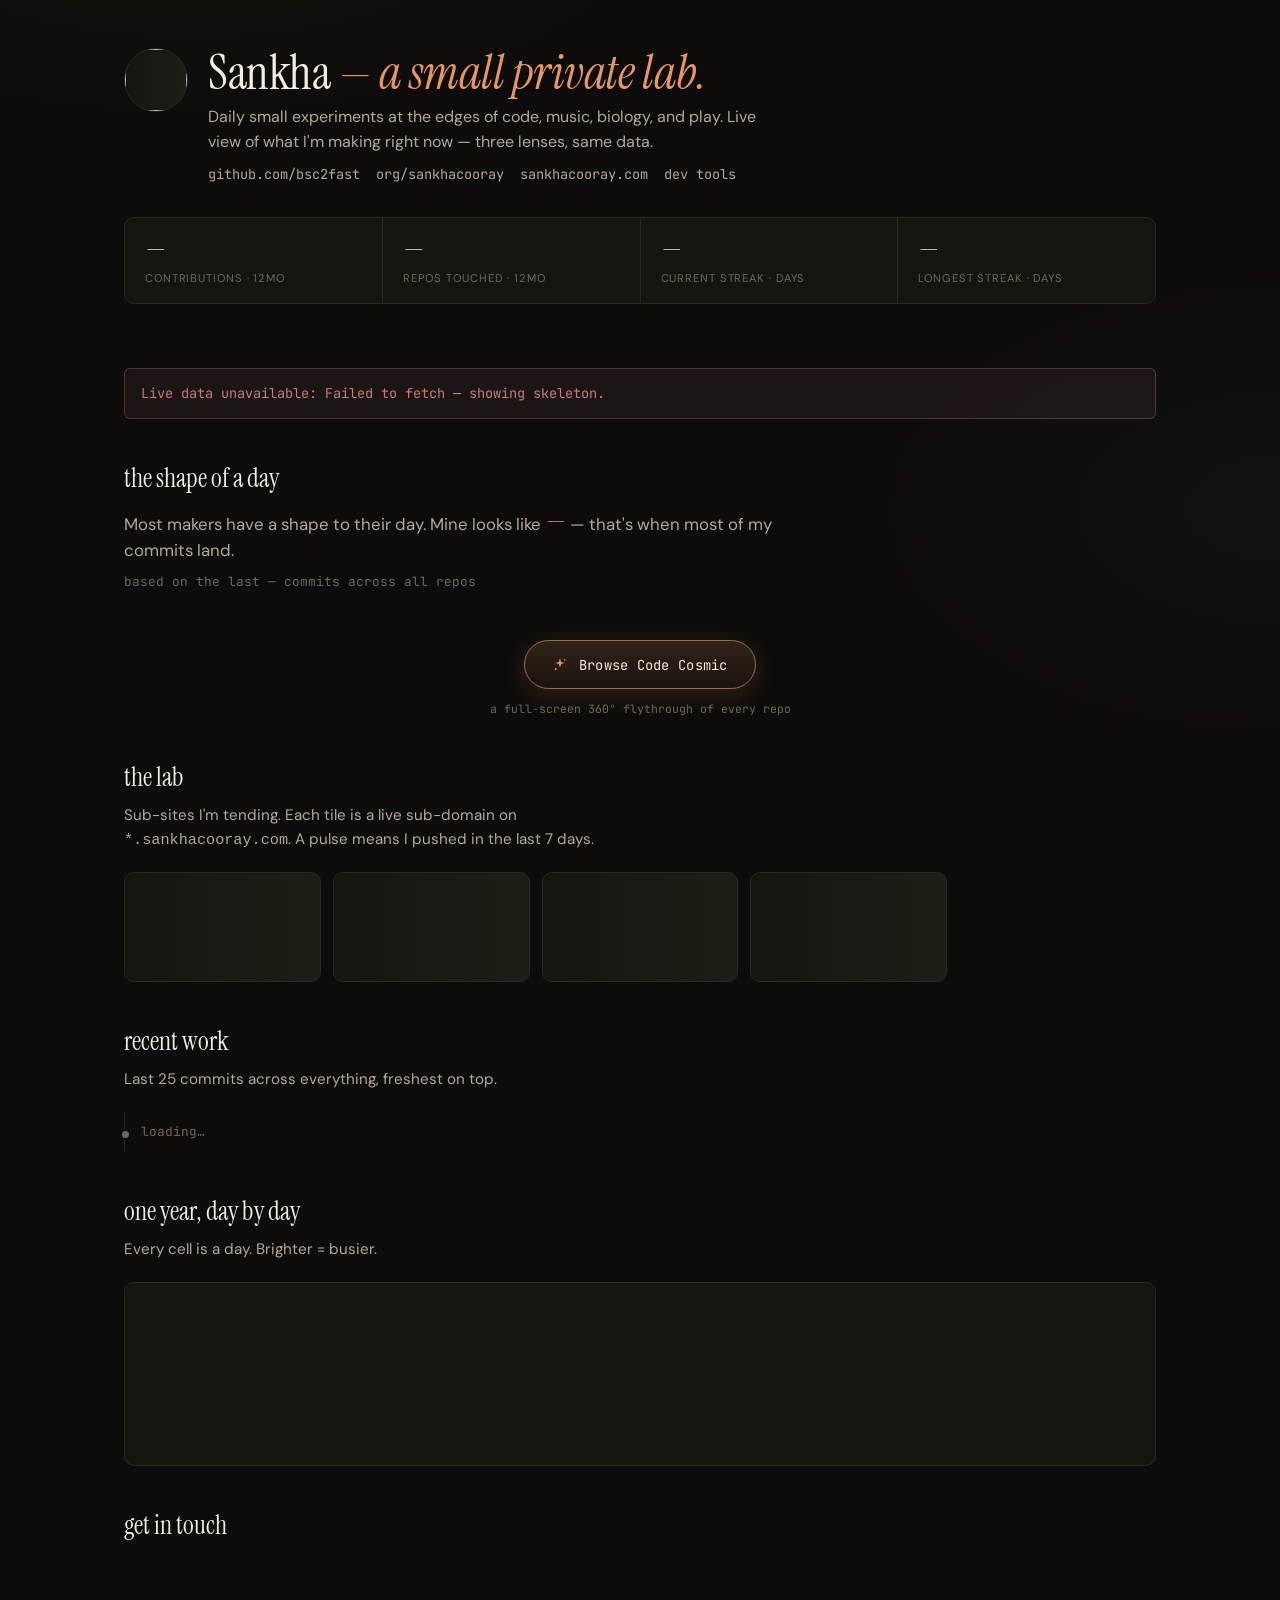
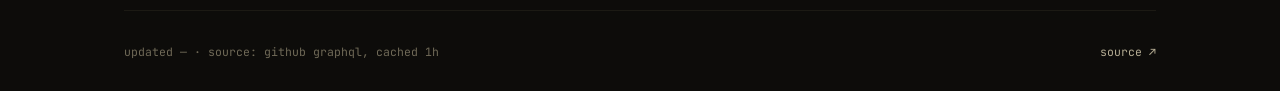
<file: activity/index.html>
<!DOCTYPE html>
<html lang="en">
<head>
<meta charset="UTF-8">
<meta name="viewport" content="width=device-width, initial-scale=1.0, viewport-fit=cover">
<title>dev — Sankha Cooray · a small private lab</title>
<meta name="description" content="Live view of what Sankha is making — a 365-day contribution canvas, the daily rhythm of commits, and a full-screen 360° cosmos of repos. Built from the GitHub GraphQL API.">
<link rel="canonical" href="https://dev.sankhacooray.com/activity/">

<meta property="og:type" content="website">
<meta property="og:site_name" content="dev — Sankha Cooray">
<meta property="og:title" content="dev — Sankha Cooray · a small private lab">
<meta property="og:description" content="Live view of what Sankha is making — a year of small daily experiments, with a 360° cosmos of every repo you can fly through.">
<meta property="og:url" content="https://dev.sankhacooray.com/activity/">
<meta property="og:image" content="https://dev.sankhacooray.com/assets/og-image.png">
<meta property="og:image:width" content="1200">
<meta property="og:image:height" content="630">
<meta property="og:image:alt" content="dev — a live view of what Sankha Cooray is making, from the GitHub API">
<meta property="og:locale" content="en_US">

<meta name="twitter:card" content="summary_large_image">
<meta name="twitter:title" content="dev — Sankha Cooray · a small private lab">
<meta name="twitter:description" content="A year of small daily experiments — with a 360° cosmos of every repo.">
<meta name="twitter:image" content="https://dev.sankhacooray.com/assets/og-image.png">
<meta name="twitter:image:alt" content="dev — a live view of what Sankha Cooray is making, from the GitHub API">

<link rel="icon" type="image/svg+xml" href="../assets/icon.svg">
<link rel="apple-touch-icon" sizes="180x180" href="../assets/apple-touch-icon.png">
<link rel="manifest" href="manifest.webmanifest">
<meta name="theme-color" content="#0d0c0a">
<meta name="apple-mobile-web-app-capable" content="yes">
<meta name="apple-mobile-web-app-status-bar-style" content="black-translucent">
<meta name="apple-mobile-web-app-title" content="dev">

<link href="https://fonts.googleapis.com/css2?family=Instrument+Serif:ital@0;1&family=DM+Sans:wght@300;400;500;600;700&family=JetBrains+Mono:wght@400;500&display=swap" rel="stylesheet">

<style>
:root {
  --bg: #0d0c0a;
  --surface: #15140f;
  --surface-2: #1f1d16;
  --border: #2b2820;
  --border-soft: #1c1a14;
  --text: #f3eedf;
  --text-dim: #b3ab92;
  --text-muted: #6f6957;
  --accent: #e8985c;        /* saffron */
  --accent-dim: #a86d3d;
  --accent-soft: rgba(232,152,92,0.10);
  --teal: #6fb8ad;          /* muted teal */
  --teal-dim: #4a847b;
  --teal-soft: rgba(111,184,173,0.10);
  --rose: #c97b7b;
  --radius: 10px;
  --radius-sm: 6px;
  --maxw: 1080px;
}

* { margin: 0; padding: 0; box-sizing: border-box; }
html { scroll-behavior: smooth; -webkit-text-size-adjust: 100%; }

body {
  font-family: 'DM Sans', system-ui, sans-serif;
  background: var(--bg);
  color: var(--text);
  min-height: 100vh;
  line-height: 1.55;
  -webkit-font-smoothing: antialiased;
  background-image:
    radial-gradient(900px 500px at 15% -10%, rgba(232,152,92,0.06), transparent 60%),
    radial-gradient(700px 400px at 100% 30%, rgba(111,184,173,0.04), transparent 60%);
}

a { color: var(--accent); text-decoration: none; }
a:hover { color: var(--text); }

.container { max-width: var(--maxw); margin: 0 auto; padding: 0 1.5rem; }

/* ───────── header ───────── */
header.site {
  padding: 3rem 0 1.5rem;
}
.site-id {
  display: flex; gap: 1.25rem; align-items: flex-start;
  flex-wrap: wrap;
}
.site-id > div { min-width: 0; flex: 1 1 240px; }
.avatar {
  width: 64px; height: 64px; border-radius: 50%;
  background: var(--surface-2);
  border: 1px solid var(--border);
  object-fit: cover;
  flex-shrink: 0;
}
.site-id h1 {
  font-family: 'Instrument Serif', serif;
  font-weight: 400;
  font-size: clamp(2.2rem, 5vw, 3rem);
  line-height: 1.05;
  letter-spacing: -0.01em;
  color: var(--text);
}
.site-id h1 .accent { color: var(--accent); font-style: italic; }
.site-id .sub {
  color: var(--text-dim);
  font-size: 1rem;
  margin-top: 0.4rem;
  max-width: 50ch;
}
.site-id .links {
  margin-top: 0.6rem;
  display: flex; gap: 0.5rem 1rem; flex-wrap: wrap;
  font-size: 0.85rem;
  font-family: 'JetBrains Mono', monospace;
  color: var(--text-muted);
}
.site-id .sub { overflow-wrap: anywhere; }
.site-id .links a { color: var(--text-dim); }
.site-id .links a:hover { color: var(--accent); }

/* ───────── stats strip ───────── */
.stats {
  display: grid;
  grid-template-columns: repeat(4, 1fr);
  gap: 1px;
  background: var(--border);
  border: 1px solid var(--border);
  border-radius: var(--radius);
  margin: 2rem 0 1.5rem;
  overflow: hidden;
}
.stat {
  background: var(--surface);
  padding: 1rem 1.25rem;
}
.stat .n {
  font-family: 'Instrument Serif', serif;
  font-size: 1.85rem;
  line-height: 1;
  color: var(--text);
}
.stat .l {
  font-size: 0.7rem;
  text-transform: uppercase;
  letter-spacing: 0.08em;
  color: var(--text-muted);
  margin-top: 0.4rem;
}
@media (max-width: 640px) {
  .stats { grid-template-columns: repeat(2, 1fr); }
}

/* ───────── view container ───────── */
.view { display: none; }
.view.active { display: block; }

section.block { margin: 2.5rem 0; }
section.block h2 {
  font-family: 'Instrument Serif', serif;
  font-weight: 400;
  font-size: 1.6rem;
  color: var(--text);
  margin-bottom: 0.4rem;
}
section.block .lead {
  color: var(--text-dim);
  font-size: 0.95rem;
  max-width: 55ch;
  margin-bottom: 1.25rem;
}

/* ───────── LAB view ───────── */
.lab-grid {
  display: grid;
  grid-template-columns: repeat(auto-fill, minmax(170px, 1fr));
  gap: 0.75rem;
}
.lab-tile {
  --card-glow: rgba(232,152,92,0.18);   /* saffron (default) */
  background: var(--surface);
  border: 1px solid var(--border);
  border-radius: var(--radius);
  padding: 1rem;
  display: flex; flex-direction: column;
  min-height: 110px;
  position: relative;
  transition: border-color 160ms, background 160ms;
  overflow: hidden;
}
/* cycle the brand palette across the grid */
.lab-tile:nth-child(3n+2) { --card-glow: rgba(111,184,173,0.18); } /* teal */
.lab-tile:nth-child(3n)   { --card-glow: rgba(201,123,123,0.20); } /* rose */
/* imbalanced gradient wash — anchored off-corner, revealed on hover */
.lab-tile::before {
  content: "";
  position: absolute;
  inset: 0;
  z-index: 0;
  border-radius: inherit;
  background:
    radial-gradient(135% 105% at 12% 0%, var(--card-glow), transparent 58%),
    radial-gradient(90% 80% at 108% 112%, var(--card-glow), transparent 62%);
  opacity: 0;
  transition: opacity 200ms ease;
  pointer-events: none;
}
.lab-tile > * { position: relative; z-index: 1; }
.lab-tile:hover::before { opacity: 1; }
.lab-tile:hover {
  background: var(--surface-2);
}
.lab-tile .tname {
  font-family: 'JetBrains Mono', monospace;
  font-size: 0.85rem;
  color: var(--text);
  font-weight: 500;
  line-height: 1.25;
  word-break: break-word;
}
.lab-tile .tdesc {
  font-size: 0.78rem;
  color: var(--text-dim);
  margin-top: 0.4rem;
  flex: 1;
  display: -webkit-box;
  -webkit-line-clamp: 3;
  -webkit-box-orient: vertical;
  overflow: hidden;
}
.lab-tile .tmeta {
  display: flex; justify-content: space-between; align-items: center;
  margin-top: 0.75rem;
  font-family: 'JetBrains Mono', monospace;
  font-size: 0.7rem;
  color: var(--text-muted);
}
.lab-tile .lang-dot {
  display: inline-block;
  width: 8px; height: 8px;
  border-radius: 50%;
  margin-right: 0.4rem;
  vertical-align: middle;
}
.lab-tile .pulse {
  position: absolute; top: 0.6rem; right: 0.6rem;
  width: 7px; height: 7px; border-radius: 50%;
  background: var(--accent);
  box-shadow: 0 0 0 0 var(--accent);
}
.lab-tile.fresh .pulse { animation: pulse 1.8s ease-out infinite; }
@keyframes pulse {
  0%   { box-shadow: 0 0 0 0 rgba(232,152,92,0.55); }
  70%  { box-shadow: 0 0 0 10px rgba(232,152,92,0); }
  100% { box-shadow: 0 0 0 0 rgba(232,152,92,0); }
}

/* commit feed */
.commit-feed {
  list-style: none;
  border-left: 1px solid var(--border);
  padding-left: 1rem;
}
.commit-feed li {
  padding: 0.65rem 0;
  border-bottom: 1px dashed var(--border-soft);
  position: relative;
}
.commit-feed li:last-child { border-bottom: 0; }
.commit-feed li::before {
  content: '';
  position: absolute;
  left: -1.3rem;
  top: 1.05rem;
  width: 7px; height: 7px;
  border-radius: 50%;
  background: var(--text-muted);
  border: 2px solid var(--bg);
}
.commit-feed li.fresh::before { background: var(--accent); }
.commit-feed .cmsg {
  color: var(--text);
  font-size: 0.92rem;
  line-height: 1.4;
}
.commit-feed .cmeta {
  font-family: 'JetBrains Mono', monospace;
  font-size: 0.72rem;
  color: var(--text-muted);
  margin-top: 0.2rem;
}
.commit-feed .cmeta a { color: var(--text-dim); }
.commit-feed .cmeta a:hover { color: var(--accent); }

/* contribution calendar */
.calendar-wrap {
  background: var(--surface);
  border: 1px solid var(--border);
  border-radius: var(--radius);
  padding: 1rem;
  overflow-x: auto;
}
.calendar-svg { display: block; min-width: 100%; }
.cal-cell { transition: fill 200ms; }
.cal-month-label, .cal-weekday-label {
  font-family: 'JetBrains Mono', monospace;
  font-size: 9px;
  fill: var(--text-muted);
}

/* ───────── RHYTHM · flattened summary ───────── */
.rhythm-line {
  color: var(--text-dim);
  font-size: 1.05rem;
  max-width: 56ch;
  margin-bottom: 0.6rem;
}
.rhythm-line .big {
  font-family: 'Instrument Serif', serif;
  font-size: 1.9rem;
  color: var(--accent);
  font-style: italic;
  line-height: 1;
}

/* ───────── "Browse Code Cosmic" feature button (centered CTA) ───────── */
.cosmic-cta {
  display: flex; flex-direction: column; align-items: center;
  text-align: center;
  margin: 3rem 0 2.5rem;
}
.cosmic-launch {
  display: inline-flex; align-items: center; gap: 0.65rem;
  padding: 0.9rem 1.7rem;
  background: linear-gradient(180deg, rgba(232,152,92,0.16), rgba(232,152,92,0.06));
  border: 1px solid var(--accent-dim);
  border-radius: 999px;
  color: var(--text);
  font-family: 'JetBrains Mono', monospace;
  font-size: 0.86rem;
  letter-spacing: 0.02em;
  cursor: pointer;
  box-shadow: 0 6px 26px rgba(232,152,92,0.16);
  transition: border-color 200ms, color 200ms, transform 160ms, box-shadow 200ms, background 200ms;
}
.cosmic-launch:hover {
  color: var(--bg);
  background: var(--accent);
  border-color: var(--accent);
  box-shadow: 0 10px 34px rgba(232,152,92,0.32);
}
.cosmic-launch .fab-spark {
  width: 16px; height: 16px; color: var(--accent); flex: 0 0 auto;
  animation: fab-twinkle 3.2s ease-in-out infinite;
}
.cosmic-launch:hover .fab-spark { color: var(--bg); }
@keyframes fab-twinkle {
  0%, 100% { opacity: 0.6; transform: scale(0.92) rotate(0deg); }
  50%      { opacity: 1;   transform: scale(1.08) rotate(8deg); }
}
.cosmic-cta-sub {
  margin-top: 0.7rem;
  font-family: 'JetBrains Mono', monospace;
  font-size: 0.72rem;
  color: var(--text-muted);
}

/* ───────── COSMIC · full-screen 360° overlay ───────── */
.cosmic-overlay {
  position: fixed; inset: 0;
  z-index: 1000;
  background: radial-gradient(ellipse at 50% 45%, #14120d 0%, #060504 70%, #000 100%);
  overflow: hidden;
  touch-action: none;
  opacity: 0;
  transition: opacity 320ms ease;
}
.cosmic-overlay[hidden] { display: none; }
.cosmic-overlay.show { opacity: 1; }
#cosmic-canvas { position: absolute; inset: 0; width: 100%; height: 100%; display: block; }

/* center reticle — the "you are looking here" focus ring */
.cosmic-reticle {
  position: absolute; left: 50%; top: 50%;
  width: 46px; height: 46px; margin: -23px 0 0 -23px;
  border: 1px solid rgba(243,238,223,0.22);
  border-radius: 50%;
  pointer-events: none;
  transition: border-color 160ms, transform 160ms;
}
.cosmic-reticle::after {
  content: ''; position: absolute; left: 50%; top: 50%;
  width: 3px; height: 3px; margin: -1.5px 0 0 -1.5px;
  border-radius: 50%; background: rgba(243,238,223,0.45);
}
.cosmic-overlay.locked .cosmic-reticle {
  border-color: var(--accent);
  transform: scale(1.12);
}

/* floating tooltip / label for the focused star */
.cosmic-tip {
  position: absolute;
  pointer-events: none;
  transform: translate(-50%, -140%);
  background: rgba(8,7,5,0.86);
  border: 1px solid var(--border);
  border-radius: var(--radius-sm);
  padding: 0.55rem 0.7rem;
  font-family: 'JetBrains Mono', monospace;
  font-size: 0.76rem;
  color: var(--text);
  max-width: 260px;
  opacity: 0;
  transition: opacity 140ms;
  z-index: 1010;
  white-space: nowrap;
}
.cosmic-tip.show { opacity: 1; }
.cosmic-tip .tt-name { color: var(--accent); font-weight: 500; }
.cosmic-tip .tt-meta { color: var(--text-dim); font-size: 0.7rem; margin-top: 0.25rem; white-space: normal; }
.cosmic-tip .tt-open { color: var(--teal); font-size: 0.66rem; margin-top: 0.4rem; letter-spacing: 0.05em; }

/* overlay chrome */
.cosmic-ui {
  position: absolute; left: 1.5rem; bottom: 1.4rem;
  z-index: 1010; pointer-events: none;
  max-width: min(70vw, 460px);
}
.cosmic-ui .cosmic-title {
  font-family: 'Instrument Serif', serif;
  font-size: 1.7rem; color: var(--text); line-height: 1;
}
.cosmic-ui .cosmic-hint {
  margin-top: 0.5rem;
  font-family: 'JetBrains Mono', monospace;
  font-size: 0.72rem; color: var(--text-muted); line-height: 1.5;
}
.cosmic-legend {
  position: absolute; right: 1.5rem; bottom: 1.4rem;
  z-index: 1010; pointer-events: none;
  display: flex; flex-direction: column; gap: 0.35rem;
  font-family: 'JetBrains Mono', monospace;
  font-size: 0.68rem; color: var(--text-muted);
  text-align: right;
}
@media (max-width: 640px) { .cosmic-legend { display: none; } }
.cosmic-close {
  position: absolute; right: 1.1rem; top: 1.1rem;
  z-index: 1010;
  width: 42px; height: 42px; border-radius: 50%;
  display: grid; place-items: center;
  background: rgba(8,7,5,0.6);
  border: 1px solid var(--border);
  color: var(--text-dim);
  font-size: 1.1rem; cursor: pointer;
  backdrop-filter: blur(6px); -webkit-backdrop-filter: blur(6px);
  transition: color 160ms, border-color 160ms, transform 160ms;
}
.cosmic-close:hover { color: var(--text); border-color: var(--accent-dim); transform: rotate(90deg); }
.cosmic-motion {
  position: absolute; left: 50%; top: 50%; transform: translate(-50%, -50%);
  z-index: 1020;
  padding: 0.85rem 1.4rem;
  background: var(--accent); color: var(--bg);
  border: 0; border-radius: 999px;
  font-family: 'JetBrains Mono', monospace;
  font-size: 0.82rem; letter-spacing: 0.02em; cursor: pointer;
  box-shadow: 0 8px 30px rgba(232,152,92,0.3);
}
.cosmic-motion[hidden] { display: none; }

/* ───────── footer ───────── */
footer.site {
  margin: 4rem 0 2rem;
  padding-top: 2rem;
  border-top: 1px solid var(--border-soft);
  color: var(--text-muted);
  font-family: 'JetBrains Mono', monospace;
  font-size: 0.72rem;
  display: flex; justify-content: space-between; flex-wrap: wrap; gap: 0.5rem;
}
footer.site a { color: var(--text-dim); }
footer.site a:hover { color: var(--accent); }

/* ───────── claude · "developing now" ───────── */
.claude-card {
  display: flex; align-items: center; flex-wrap: wrap;
  gap: 1.25rem 2rem;
  background: var(--surface);
  border: 1px solid var(--border);
  border-radius: var(--radius);
  padding: 1rem 1.25rem;
}
.claude-status {
  display: flex; align-items: center; gap: 0.6rem;
  font-family: 'JetBrains Mono', monospace;
  font-size: 0.85rem;
  color: var(--text-dim);
  flex: 1 1 auto;
}
.claude-status .claude-state { color: var(--text); }
.claude-dot {
  width: 9px; height: 9px; border-radius: 50%;
  background: var(--text-muted);
  flex: 0 0 auto;
}
.claude-card.live .claude-dot {
  background: var(--accent);
  box-shadow: 0 0 0 0 var(--accent);
  animation: pulse 1.8s ease-out infinite;
}
.claude-card.live .claude-state { color: var(--accent); }
.claude-metrics {
  display: flex; gap: 1.75rem;
  flex: 0 0 auto;
}
.claude-metrics .cm-n {
  font-family: 'Instrument Serif', serif;
  font-size: 1.5rem; line-height: 1;
  color: var(--text);
}
.claude-metrics .cm-l {
  font-size: 0.65rem;
  text-transform: uppercase;
  letter-spacing: 0.08em;
  color: var(--text-muted);
  margin-top: 0.35rem;
}
@media (max-width: 520px) {
  .claude-metrics { gap: 1.25rem; }
  .claude-metrics .cm-n { font-size: 1.25rem; }
}

/* ───────── loading / error ───────── */
.skeleton {
  background: linear-gradient(90deg, var(--surface) 0%, var(--surface-2) 50%, var(--surface) 100%);
  background-size: 200% 100%;
  animation: shimmer 1.4s linear infinite;
}
@keyframes shimmer {
  0% { background-position: 200% 0; }
  100% { background-position: -200% 0; }
}
.error-banner {
  padding: 0.85rem 1rem;
  background: rgba(201,123,123,0.08);
  border: 1px solid rgba(201,123,123,0.3);
  border-radius: var(--radius-sm);
  color: var(--rose);
  font-size: 0.85rem;
  font-family: 'JetBrains Mono', monospace;
  margin: 1rem 0;
}
.muted { color: var(--text-muted); font-size: 0.8rem; font-family: 'JetBrains Mono', monospace; }

/* ───────── contact form ───────── */
/* shared contact form (cdn sankha-contact.js): keep the pitch below this page's small section headings */
#contact .scc-say { font-size: clamp(19px, 2.6vh, 22px); }
</style>
</head>
<body>

<div class="container">

  <header class="site">
    <div class="site-id">
      <img id="avatar" class="avatar skeleton" alt="">
      <div>
        <h1>Sankha <span class="accent">— a small private lab.</span></h1>
        <p class="sub" id="bio">Daily small experiments at the edges of code, music, biology, and play. Live view of what I'm making right now — three lenses, same data.</p>
        <div class="links">
          <a id="link-gh" href="https://github.com/bsc2fast" target="_blank" rel="noopener">github.com/bsc2fast</a>
          <a href="https://github.com/sankhacooray" target="_blank" rel="noopener">org/sankhacooray</a>
          <a href="https://sankhacooray.com" target="_blank" rel="noopener">sankhacooray.com</a>
          <a href="/">dev tools</a>
        </div>
      </div>
    </div>

    <div class="stats" id="stats">
      <div class="stat"><div class="n" id="s-contrib">—</div><div class="l">contributions · 12mo</div></div>
      <div class="stat"><div class="n" id="s-repos">—</div><div class="l">repos touched · 12mo</div></div>
      <div class="stat"><div class="n" id="s-streak">—</div><div class="l">current streak · days</div></div>
      <div class="stat"><div class="n" id="s-longest">—</div><div class="l">longest streak · days</div></div>
    </div>

  </header>

  <main>

    <!-- ───────────── LAB ───────────── -->
    <section class="view view-lab active" id="view-lab">
      <section class="block" id="claude-block" hidden>
        <h2>building with claude</h2>
        <p class="lead">My daily AI pair. The dot is live when a Claude Code session is actively running on my machine right now.</p>
        <div class="claude-card" id="claude-card">
          <div class="claude-status">
            <span class="claude-dot"></span>
            <span class="claude-state" id="claude-state">checking…</span>
          </div>
          <div class="claude-metrics">
            <div><div class="cm-n" id="claude-tok-today">—</div><div class="cm-l">tokens · today</div></div>
            <div><div class="cm-n" id="claude-tok-week">—</div><div class="cm-l">tokens · 7d</div></div>
            <div><div class="cm-n" id="claude-sess-week">—</div><div class="cm-l">sessions · 7d</div></div>
          </div>
        </div>
      </section>

      <section class="block" id="rhythm-block">
        <h2>the shape of a day</h2>
        <p class="rhythm-line">Most makers have a shape to their day. Mine looks like <span class="big" id="peak-hour">—</span> — that's when most of my commits land.</p>
        <p class="muted">based on the last <span id="rhythm-n">—</span> commits across all repos</p>
      </section>

      <section class="cosmic-cta">
        <button class="cosmic-launch" id="cosmicFab" type="button" aria-label="Browse Code Cosmic — open the full-screen 360° cosmos">
          <svg class="fab-spark" viewBox="0 0 24 24" fill="currentColor" aria-hidden="true">
            <path d="M12 2l1.6 5.4L19 9l-5.4 1.6L12 16l-1.6-5.4L5 9l5.4-1.6L12 2z"/>
            <circle cx="19" cy="4" r="1.1"/><circle cx="5.5" cy="18" r="1.4"/>
          </svg>
          <span class="fab-label">Browse Code Cosmic</span>
        </button>
        <p class="cosmic-cta-sub">a full-screen 360° flythrough of every repo</p>
      </section>

      <section class="block">
        <h2>the lab</h2>
        <p class="lead">Sub-sites I'm tending. Each tile is a live sub-domain on <code>*.sankhacooray.com</code>. A pulse means I pushed in the last 7 days.</p>
        <div class="lab-grid" id="lab-grid">
          <div class="lab-tile skeleton" style="height:110px"></div>
          <div class="lab-tile skeleton" style="height:110px"></div>
          <div class="lab-tile skeleton" style="height:110px"></div>
          <div class="lab-tile skeleton" style="height:110px"></div>
        </div>
      </section>

      <section class="block">
        <h2>recent work</h2>
        <p class="lead">Last 25 commits across everything, freshest on top.</p>
        <ul class="commit-feed" id="commit-feed">
          <li class="muted">loading…</li>
        </ul>
      </section>

      <section class="block">
        <h2>one year, day by day</h2>
        <p class="lead">Every cell is a day. Brighter = busier.</p>
        <div class="calendar-wrap"><svg class="calendar-svg" id="calendar-svg"></svg></div>
      </section>

      <section class="block" id="contact">
        <div id="scn-contact" data-source="dev.sankhacooray.com" data-case="lower"
             data-pitch="Working on something, hiring, or just want to" data-pitch-em="compare notes?"
             data-note="Send a note and it reaches me directly.">
          <h2>get in touch</h2>
        </div>
      </section>


    </section>

  </main>

  <footer class="site">
    <div>updated <span id="generated">—</span> · source: github graphql, cached 1h</div>
    <div><a href="https://github.com/sankhacooray/dev-sankhacooray-com" target="_blank" rel="noopener">source ↗</a></div>
  </footer>

</div>

<!-- ───────── full-screen 360° cosmos ───────── -->
<div class="cosmic-overlay" id="cosmicOverlay" hidden aria-hidden="true">
  <canvas id="cosmic-canvas"></canvas>
  <div class="cosmic-reticle" aria-hidden="true"></div>
  <div class="cosmic-tip" id="cosmic-tip"></div>
  <div class="cosmic-ui">
    <div class="cosmic-title">code cosmos</div>
    <p class="cosmic-hint" id="cosmic-hint">swipe on your trackpad — or drag — to glide across the 360° · click a star to open it</p>
  </div>
  <div class="cosmic-legend">
    <span><span style="color:var(--accent)">●</span> touched this week</span>
    <span><span style="color:var(--teal)">●</span> touched this month</span>
    <span><span style="color:var(--text-muted)">●</span> older</span>
  </div>
  <button class="cosmic-close" id="cosmicClose" type="button" aria-label="Close cosmos">✕</button>
  <button class="cosmic-motion" id="cosmicMotion" type="button" hidden>Enable motion to look around</button>
</div>

<script>
const PROXY_URL = 'https://script.google.com/macros/s/AKfycbwE3X7K81BpihyxwlXHO_xvJJGVFLUbTS1eZH5slQAi_v7f0B51PYZqeymjnM_nfoBFow/exec';
const CACHE_KEY = 'dev_sk_v1';
const CACHE_TTL_MS = 30 * 60 * 1000;

// Claude "developing now" status — the analytics proxy's /exec URL
// (analytics-sankhacooray-com). Leave '' to keep the panel hidden until
// the proxy is deployed. The ?source=claude slice is appended below.
const CLAUDE_PROXY_URL = 'https://script.google.com/macros/s/AKfycbwvNZxtG3yOd2YUCDjRxUt9x9BcDP2St-ywC8WcecI_TcqirM3crgTW0qaR_712JTdhdw/exec';

// ────────────────────────────────────────────── data
let DATA = null;

async function load() {
  try {
    const cached = readCache();
    if (cached) { DATA = cached; render(); }
    const fresh = await fetch(PROXY_URL).then(r => r.json());
    if (fresh.error) throw new Error(fresh.error);
    DATA = fresh;
    writeCache(fresh);
    render();
  } catch (err) {
    if (!DATA) showError(err.message);
    console.error(err);
  }
}
function readCache() {
  try {
    const raw = localStorage.getItem(CACHE_KEY); if (!raw) return null;
    const { ts, data } = JSON.parse(raw);
    if (Date.now() - ts > CACHE_TTL_MS) return null;
    return data;
  } catch { return null; }
}
function writeCache(data) {
  try { localStorage.setItem(CACHE_KEY, JSON.stringify({ ts: Date.now(), data })); } catch {}
}
function showError(msg) {
  const el = document.createElement('div');
  el.className = 'error-banner';
  el.textContent = 'Live data unavailable: ' + msg + ' — showing skeleton.';
  document.querySelector('main').prepend(el);
}

// ────────────────────────────────────────────── render
function render() {
  if (!DATA) return;
  // header
  if (DATA.user) {
    const a = document.getElementById('avatar');
    a.src = DATA.user.avatar; a.classList.remove('skeleton');
    if (DATA.user.bio) document.getElementById('bio').textContent = DATA.user.bio;
    if (DATA.user.login) document.getElementById('link-gh').textContent = 'github.com/' + DATA.user.login;
  }
  // stats
  if (DATA.totals) {
    document.getElementById('s-contrib').textContent = fmt(DATA.totals.commitsLast12Months);
    document.getElementById('s-repos').textContent = fmt(DATA.totals.reposWithCommits);
    document.getElementById('s-streak').textContent = fmt(DATA.totals.currentStreak);
    document.getElementById('s-longest').textContent = fmt(DATA.totals.longestStreak);
  }
  renderLab();
  renderCommits();
  renderCalendar();
  renderRhythmSummary();
  if (cosmicOpen) buildCosmicStars();   // refresh the cosmos if it's open when fresh data lands
  if (DATA.generatedAt) {
    document.getElementById('generated').textContent = relTime(DATA.generatedAt);
  }
}

function fmt(n) { return n == null ? '—' : n.toString(); }
function relTime(iso) {
  const d = new Date(iso); const s = Math.floor((Date.now() - d) / 1000);
  if (s < 60) return s + 's ago';
  if (s < 3600) return Math.floor(s/60) + 'm ago';
  if (s < 86400) return Math.floor(s/3600) + 'h ago';
  return Math.floor(s/86400) + 'd ago';
}
function daysAgo(iso) { return Math.floor((Date.now() - new Date(iso)) / 86400000); }

// ────────────────────────────────────────────── LAB · grid of repos
function renderLab() {
  const grid = document.getElementById('lab-grid');
  // Show *-sankhacooray-com tiles first (the "lab"), then top user repos
  const labRepos = (DATA.orgRepos || []).filter(r => r.name.endsWith('-sankhacooray-com') || (DATA.orgRepos || []).length < 8);
  const others = (DATA.orgRepos || []).filter(r => !labRepos.includes(r));
  const list = [...labRepos, ...others].slice(0, 24);
  if (!list.length) { grid.innerHTML = '<p class="muted">no repos loaded</p>'; return; }
  grid.innerHTML = list.map(r => {
    const da = daysAgo(r.pushedAt);
    const fresh = da <= 7;
    const subdomain = r.name.replace(/-sankhacooray-com$/, '');
    const displayName = r.name.endsWith('-sankhacooray-com')
      ? subdomain + '<span style="color:var(--text-muted)">.sankhacooray.com</span>'
      : r.name;
    return `
      <a class="lab-tile ${fresh ? 'fresh' : ''}" href="${r.url}" target="_blank" rel="noopener">
        ${fresh ? '<span class="pulse"></span>' : ''}
        <div class="tname">${displayName}</div>
        <div class="tdesc">${escapeHtml(r.description || '')}</div>
        <div class="tmeta">
          <span>${r.language ? `<span class="lang-dot" style="background:${r.languageColor||'#888'}"></span>${r.language}` : ''}</span>
          <span>${da === 0 ? 'today' : da + 'd'}</span>
        </div>
      </a>`;
  }).join('');
}

function escapeHtml(s) {
  return String(s).replace(/[&<>"']/g, c => ({'&':'&amp;','<':'&lt;','>':'&gt;','"':'&quot;',"'":'&#39;'}[c]));
}

// ────────────────────────────────────────────── LAB · commit feed
function renderCommits() {
  const ul = document.getElementById('commit-feed');
  const list = (DATA.recentCommits || []).slice(0, 25);
  if (!list.length) { ul.innerHTML = '<li class="muted">no recent commits</li>'; return; }
  ul.innerHTML = list.map(c => {
    const da = daysAgo(c.committedDate);
    const fresh = da <= 1;
    return `
      <li class="${fresh ? 'fresh' : ''}">
        <div class="cmsg">${escapeHtml(c.messageHeadline)}</div>
        <div class="cmeta">
          <a href="${c.url}" target="_blank" rel="noopener">${c.repoOwner}/${c.repoName}</a>
          · ${relTime(c.committedDate)}
          · ${c.oid.slice(0,7)}
        </div>
      </li>`;
  }).join('');
}

// ────────────────────────────────────────────── LAB · contribution calendar
function renderCalendar() {
  const svg = document.getElementById('calendar-svg');
  const days = (DATA.contributionCalendar && DATA.contributionCalendar.days) || [];
  if (!days.length) { svg.innerHTML = ''; return; }
  const cell = 11, gap = 2;
  const weeks = Math.ceil(days.length / 7);
  const w = weeks * (cell + gap) + 30, h = 7 * (cell + gap) + 20;
  svg.setAttribute('viewBox', `0 0 ${w} ${h}`);
  svg.setAttribute('width', w);
  svg.setAttribute('height', h);

  // colour ramp — saffron scale
  const max = Math.max(1, ...days.map(d => d.contributionCount));
  function color(n) {
    if (n === 0) return '#1c1a14';
    const t = Math.min(1, n / Math.max(4, max * 0.6));
    // interpolate from dim accent to bright accent
    const dim = [50, 33, 22], bright = [232, 152, 92];
    const c = dim.map((d, i) => Math.round(d + (bright[i] - d) * t));
    return `rgb(${c.join(',')})`;
  }

  const firstWeekday = new Date(days[0].date).getDay(); // 0=Sun
  let svgChildren = '';
  // weekday labels
  ['Mon','Wed','Fri'].forEach((lbl, i) => {
    const wIdx = [1,3,5][i];
    const y = 12 + wIdx * (cell + gap) + cell - 2;
    svgChildren += `<text class="cal-weekday-label" x="0" y="${y}">${lbl}</text>`;
  });
  // month labels
  let lastMonth = -1;
  days.forEach((d, i) => {
    const date = new Date(d.date);
    const wIdx = Math.floor((i + firstWeekday) / 7);
    const dIdx = (i + firstWeekday) % 7;
    if (date.getDate() <= 7 && date.getMonth() !== lastMonth) {
      lastMonth = date.getMonth();
      const x = 22 + wIdx * (cell + gap);
      svgChildren += `<text class="cal-month-label" x="${x}" y="9">${date.toLocaleString('en',{month:'short'}).toLowerCase()}</text>`;
    }
    const x = 22 + wIdx * (cell + gap);
    const y = 12 + dIdx * (cell + gap);
    svgChildren += `<rect class="cal-cell" x="${x}" y="${y}" width="${cell}" height="${cell}" rx="2" fill="${color(d.contributionCount)}"><title>${d.date} · ${d.contributionCount}</title></rect>`;
  });
  svg.innerHTML = svgChildren;
}

// ────────────────────────────────────────────── RHYTHM · flattened summary
function renderRhythmSummary() {
  if (!DATA || !DATA.hoursOfDay) return;
  const h = DATA.hoursOfDay;
  const total = h.reduce((a, b) => a + b, 0);
  const peakIdx = h.indexOf(Math.max(...h));
  document.getElementById('peak-hour').textContent = formatHour(peakIdx) + ' SGT';
  document.getElementById('rhythm-n').textContent = total;
}
function formatHour(h) {
  if (h === 0) return 'midnight';
  if (h === 12) return 'noon';
  return (h % 12 || 12) + (h < 12 ? 'am' : 'pm');
}

// ════════════════════════════════════════════════════════════════════════
// COSMIC · full-screen 360° starfield
// Every repo is a star fixed on a unit sphere around the viewer. You navigate
// by rotating the camera: on desktop, push the cursor to a screen edge to fly
// along that bearing (auto-scroll); on mobile, the device-orientation sensors
// steer the camera so you physically point the phone around the room. The
// camera orientation is held as a QUATERNION end-to-end, so the device path
// never gimbal-locks (no Euler-angle singularity at the poles).
// ════════════════════════════════════════════════════════════════════════
function hash(s) { let h = 0; for (let i = 0; i < s.length; i++) h = (h*31 + s.charCodeAt(i)) | 0; return Math.abs(h); }

// ---- tiny quaternion / vector kit (components ordered x,y,z,w) ----
function qMul(a, b) {
  return [
    a[3]*b[0] + a[0]*b[3] + a[1]*b[2] - a[2]*b[1],
    a[3]*b[1] - a[0]*b[2] + a[1]*b[3] + a[2]*b[0],
    a[3]*b[2] + a[0]*b[1] - a[1]*b[0] + a[2]*b[3],
    a[3]*b[3] - a[0]*b[0] - a[1]*b[1] - a[2]*b[2]
  ];
}
function qConj(q) { return [-q[0], -q[1], -q[2], q[3]]; }
function qAxisAngle(ax, ay, az, ang) {
  const h = ang / 2, s = Math.sin(h);
  return [ax*s, ay*s, az*s, Math.cos(h)];
}
function qRotate(q, v) {                 // rotate vector v by quaternion q
  const x = v[0], y = v[1], z = v[2];
  const qx = q[0], qy = q[1], qz = q[2], qw = q[3];
  const tx = 2*(qy*z - qz*y);
  const ty = 2*(qz*x - qx*z);
  const tz = 2*(qx*y - qy*x);
  return [
    x + qw*tx + (qy*tz - qz*ty),
    y + qw*ty + (qz*tx - qx*tz),
    z + qw*tz + (qx*ty - qy*tx)
  ];
}
// Euler (YXZ order) → quaternion — the convention the orientation sensors use.
function qFromEulerYXZ(x, y, z) {
  const c1 = Math.cos(x/2), c2 = Math.cos(y/2), c3 = Math.cos(z/2);
  const s1 = Math.sin(x/2), s2 = Math.sin(y/2), s3 = Math.sin(z/2);
  return [
    s1*c2*c3 + c1*s2*s3,
    c1*s2*c3 - s1*c2*s3,
    c1*c2*s3 - s1*s2*c3,
    c1*c2*c3 + s1*s2*s3
  ];
}
const DEG = Math.PI / 180;
const Q_SCREEN = [-Math.sqrt(0.5), 0, 0, Math.sqrt(0.5)];   // tip camera to look out the back of the device

// ---- module state ----
let cosmicOpen = false;
let cosmicRAF = 0;
let cosmic = null;

const overlayEl = document.getElementById('cosmicOverlay');
const fabEl     = document.getElementById('cosmicFab');
const closeEl   = document.getElementById('cosmicClose');
const motionEl  = document.getElementById('cosmicMotion');

function buildCosmicStars() {
  if (!cosmic || !DATA) return;
  const all = [...(DATA.orgRepos || []), ...(DATA.userRepos || [])];
  if (!all.length) { cosmic.stars = []; }
  const max = Math.max(1, ...all.map(r => (r.recentCommits||[]).length + (r.stars || 0)));
  const n = all.length;
  // Fibonacci sphere — scatter repos evenly across the full 360° × 180°.
  const golden = Math.PI * (3 - Math.sqrt(5));
  cosmic.stars = all.map((r, i) => {
    const y = n > 1 ? 1 - (i / (n - 1)) * 2 : 0;       // -1 … 1 (pole to pole)
    const rad = Math.sqrt(Math.max(0, 1 - y*y));
    const theta = i * golden + (hash(r.name) % 360) * DEG * 0.05;
    const dir = [Math.cos(theta) * rad, y, Math.sin(theta) * rad];
    const da = daysAgo(r.pushedAt);
    const importance = ((r.recentCommits||[]).length * 4 + (r.stars||0) + 1) / (max + 1);
    let color;
    if (da <= 7)       color = '#e8985c';
    else if (da <= 30) color = '#6fb8ad';
    else               color = '#6f6957';
    return { r, dir, da, color, size: 1.6 + importance * 4.4, tw: (hash(r.name + 't') % 100) / 100 };
  });
  // decorative background field, also distributed across the sphere
  const pix = [];
  for (let i = 0; i < 320; i++) {
    const y = 1 - (i / 319) * 2;
    const rad = Math.sqrt(Math.max(0, 1 - y*y));
    const theta = i * golden;
    pix.push({ dir: [Math.cos(theta) * rad, y, Math.sin(theta) * rad],
               s: 0.4 + (i % 7) / 7 * 1.1, a: 0.16 + (i % 5) / 5 * 0.42, tw: (i % 13) / 13 });
  }
  cosmic.pixies = pix;
}

function sizeCosmicCanvas() {
  if (!cosmic) return;
  const dpr = Math.min(window.devicePixelRatio || 1, 2);
  const w = window.innerWidth, h = window.innerHeight;
  cosmic.canvas.width = w * dpr;
  cosmic.canvas.height = h * dpr;
  cosmic.ctx.setTransform(dpr, 0, 0, dpr, 0, 0);
  cosmic.w = w; cosmic.h = h; cosmic.dpr = dpr;
  cosmic.focal = (h / 2) / Math.tan((cosmic.fov * DEG) / 2);
}

function openCosmic() {
  if (cosmicOpen) return;
  const canvas = document.getElementById('cosmic-canvas');
  const ctx = canvas.getContext('2d');
  cosmic = {
    canvas, ctx, tip: document.getElementById('cosmic-tip'),
    stars: [], pixies: [],
    yaw: 0, pitch: 0,                  // free-look camera (radians)
    camQ: [0, 0, 0, 1],
    mode: 'free',                      // 'free' (mouse/touch) | 'motion' (sensors)
    mouse: { x: -1, y: -1, inside: false },
    focused: null, t: 0, fov: 72
  };
  buildCosmicStars();
  sizeCosmicCanvas();

  overlayEl.hidden = false;
  overlayEl.setAttribute('aria-hidden', 'false');
  requestAnimationFrame(() => overlayEl.classList.add('show'));
  cosmicOpen = true;
  document.body.style.overflow = 'hidden';
  if (location.hash !== '#cosmic') history.pushState(null, '', '#cosmic');

  bindCosmicInput();
  maybeOfferMotion();
  cancelAnimationFrame(cosmicRAF);
  cosmicLoop();
}

function closeCosmic(fromPop) {
  if (!cosmicOpen) return;
  cosmicOpen = false;
  cancelAnimationFrame(cosmicRAF);
  overlayEl.classList.remove('show');
  document.body.style.overflow = '';
  unbindCosmicInput();
  setTimeout(() => { if (!cosmicOpen) { overlayEl.hidden = true; overlayEl.setAttribute('aria-hidden', 'true'); } }, 340);
  if (!fromPop && location.hash === '#cosmic') history.replaceState(null, '', location.pathname + location.search);
}

// ---- input: trackpad wheel + mouse drag (desktop) + touch (mobile) ----
const COSMIC_DRAG_THRESH = 5;   // px moved before a press counts as a drag, not a click
function cosmicPointerMove(e) {
  cosmic.mouse.x = e.clientX; cosmic.mouse.y = e.clientY; cosmic.mouse.inside = true;
  if (cosmic._drag) {
    const dx = e.clientX - cosmic._dx, dy = e.clientY - cosmic._dy;
    cosmic.yaw   -= dx * 0.0042;        // drag-the-sky: content follows the cursor
    cosmic.pitch -= dy * 0.0042;
    cosmic._dx = e.clientX; cosmic._dy = e.clientY;
    if (Math.abs(e.clientX - cosmic._d0x) + Math.abs(e.clientY - cosmic._d0y) > COSMIC_DRAG_THRESH) cosmic._moved = true;
  }
}
function cosmicPointerLeave() { cosmic.mouse.inside = false; cosmic._drag = false; }
function cosmicMouseDown(e) {
  if (e.button !== 0) return;
  cosmic._drag = true; cosmic._moved = false;
  cosmic._dx = cosmic._d0x = e.clientX; cosmic._dy = cosmic._d0y = e.clientY;
}
function cosmicMouseUp() { cosmic._drag = false; }
// Trackpad two-finger swipe (and mouse wheel) → glide across the 360° in any direction.
function cosmicWheel(e) {
  if (cosmic.mode === 'motion') return;
  e.preventDefault();
  const k = 0.0024;
  cosmic.yaw   += e.deltaX * k;
  cosmic.pitch += e.deltaY * k;
}
function cosmicClick() {
  if (cosmic._moved) { cosmic._moved = false; return; }   // swallow the click that ends a drag
  if (cosmic.focused) window.open(cosmic.focused.r.url, '_blank', 'noopener');
}
function cosmicKey(e) { if (e.key === 'Escape') closeCosmic(); }
function cosmicTouchStart(e) { if (e.touches.length) { cosmic._tx = e.touches[0].clientX; cosmic._ty = e.touches[0].clientY; } }
function cosmicTouchMove(e) {
  if (cosmic.mode === 'motion' || !e.touches.length) return;   // sensors win when active
  const tx = e.touches[0].clientX, ty = e.touches[0].clientY;
  cosmic.yaw   -= (tx - cosmic._tx) * 0.004;
  cosmic.pitch += (ty - cosmic._ty) * 0.004;
  cosmic._tx = tx; cosmic._ty = ty;
  e.preventDefault();
}
function bindCosmicInput() {
  cosmic.canvas.addEventListener('mousemove', cosmicPointerMove);
  cosmic.canvas.addEventListener('mouseleave', cosmicPointerLeave);
  cosmic.canvas.addEventListener('mousedown', cosmicMouseDown);
  window.addEventListener('mouseup', cosmicMouseUp);
  cosmic.canvas.addEventListener('wheel', cosmicWheel, { passive: false });
  cosmic.canvas.addEventListener('click', cosmicClick);
  cosmic.canvas.addEventListener('touchstart', cosmicTouchStart, { passive: true });
  cosmic.canvas.addEventListener('touchmove', cosmicTouchMove, { passive: false });
  window.addEventListener('keydown', cosmicKey);
  window.addEventListener('resize', sizeCosmicCanvas);
}
function unbindCosmicInput() {
  if (!cosmic) return;
  cosmic.canvas.removeEventListener('mousemove', cosmicPointerMove);
  cosmic.canvas.removeEventListener('mouseleave', cosmicPointerLeave);
  cosmic.canvas.removeEventListener('mousedown', cosmicMouseDown);
  window.removeEventListener('mouseup', cosmicMouseUp);
  cosmic.canvas.removeEventListener('wheel', cosmicWheel);
  cosmic.canvas.removeEventListener('click', cosmicClick);
  cosmic.canvas.removeEventListener('touchstart', cosmicTouchStart);
  cosmic.canvas.removeEventListener('touchmove', cosmicTouchMove);
  window.removeEventListener('keydown', cosmicKey);
  window.removeEventListener('resize', sizeCosmicCanvas);
  if (cosmic._orient) window.removeEventListener('deviceorientation', cosmic._orient, true);
}

// ---- device orientation (mobile) — gimbal-lock-free via quaternion compose ----
function deviceCamQuat(alpha, beta, gamma, orient) {
  let q = qFromEulerYXZ(beta, alpha, -gamma);   // raw sensor frame
  q = qMul(q, Q_SCREEN);                          // look out through the screen
  q = qMul(q, qAxisAngle(0, 0, 1, -orient));      // correct for screen rotation
  return q;
}
function startMotion() {
  const handler = (e) => {
    if (e.alpha == null && e.beta == null && e.gamma == null) return;
    const orient = (screen.orientation && screen.orientation.angle != null
                    ? screen.orientation.angle : (window.orientation || 0)) * DEG;
    cosmic.camQ = deviceCamQuat((e.alpha||0)*DEG, (e.beta||0)*DEG, (e.gamma||0)*DEG, orient);
    cosmic.mode = 'motion';
    document.getElementById('cosmic-hint').textContent =
      'point your phone around the room to look across the cosmos · tap a centred star to open it';
  };
  cosmic._orient = handler;
  window.addEventListener('deviceorientation', handler, true);
}
function maybeOfferMotion() {
  const hasOrient = 'DeviceOrientationEvent' in window;
  const coarse = window.matchMedia && window.matchMedia('(pointer: coarse)').matches;
  motionEl.hidden = true;
  if (!hasOrient || !coarse) return;             // desktop: edge-pan only
  if (typeof DeviceOrientationEvent.requestPermission === 'function') {
    // iOS 13+ needs an explicit permission request triggered by a user gesture.
    motionEl.hidden = false;
    motionEl.onclick = () => {
      DeviceOrientationEvent.requestPermission()
        .then((res) => { motionEl.hidden = true; if (res === 'granted') startMotion(); })
        .catch(() => { motionEl.hidden = true; });
    };
  } else {
    startMotion();                               // Android / older iOS: just listen
  }
}

// ---- per-frame camera update (free-look driven by trackpad / drag / touch) ----
function updateFreeCamera() {
  if (cosmic.mode === 'motion') return;
  const lim = 80 * DEG;                            // stay shy of the poles
  cosmic.pitch = Math.max(-lim, Math.min(lim, cosmic.pitch));
  cosmic.camQ = qMul(qAxisAngle(0, 1, 0, cosmic.yaw), qAxisAngle(1, 0, 0, cosmic.pitch));
}

// ---- render ----
function projectDir(dir) {
  const v = qRotate(qConj(cosmic.camQ), dir);     // world → camera space
  if (v[2] >= -0.05) return null;                 // behind / >~87° off-axis
  const f = cosmic.focal;
  return { x: cosmic.w/2 + (v[0] / -v[2]) * f, y: cosmic.h/2 - (v[1] / -v[2]) * f, depth: -v[2] };
}
function cosmicLoop() {
  if (!cosmicOpen || !cosmic) return;
  cosmic.t++;
  if (cosmic.mode !== 'motion') updateFreeCamera();
  const { ctx, w, h, t } = cosmic;
  ctx.clearRect(0, 0, w, h);

  // background field
  ctx.fillStyle = '#f3eedf';
  for (const p of cosmic.pixies) {
    const s = projectDir(p.dir);
    if (!s) continue;
    ctx.globalAlpha = p.a * (0.55 + 0.45 * Math.sin(t * 0.02 + p.tw * 30));
    ctx.beginPath(); ctx.arc(s.x, s.y, p.s, 0, Math.PI*2); ctx.fill();
  }
  ctx.globalAlpha = 1;

  // repo stars
  const cx = w/2, cy = h/2;
  const drawn = [];
  let focus = null, focusD = 1e9;
  for (const st of cosmic.stars) {
    const s = projectDir(st.dir);
    if (!s) continue;
    if (s.x < -120 || s.x > w + 120 || s.y < -120 || s.y > h + 120) continue;
    const pr = Math.max(1.5, st.size * (0.7 + 0.55 * s.depth));
    const dd = Math.hypot(s.x - cx, s.y - cy);
    if (dd < 90 && dd < focusD) { focusD = dd; focus = { st, s, pr }; }   // reticle focus
    drawn.push({ st, s, pr });
  }
  drawn.sort((a, b) => b.s.depth - a.s.depth);     // far → near
  for (const d of drawn) {
    const { st, s, pr } = d;
    const tw = 0.75 + 0.25 * Math.sin(t * 0.03 + st.tw * 30);
    const grd = ctx.createRadialGradient(s.x, s.y, 0, s.x, s.y, pr * 4);
    grd.addColorStop(0, st.color); grd.addColorStop(1, 'rgba(0,0,0,0)');
    ctx.globalAlpha = 0.4 * tw; ctx.fillStyle = grd;
    ctx.beginPath(); ctx.arc(s.x, s.y, pr * 4, 0, Math.PI*2); ctx.fill();
    ctx.globalAlpha = tw; ctx.fillStyle = st.color;
    ctx.beginPath(); ctx.arc(s.x, s.y, pr, 0, Math.PI*2); ctx.fill();
    if (pr > 3.4 || (focus && focus.st === st)) {
      ctx.globalAlpha = (focus && focus.st === st) ? 1 : 0.5;
      ctx.fillStyle = '#f3eedf';
      ctx.font = '11px "JetBrains Mono", monospace';
      ctx.textAlign = 'center';
      ctx.fillText(shortRepo(st.r.name), s.x, s.y - pr - 6);
    }
  }
  ctx.globalAlpha = 1;

  // desktop: prefer the star under the cursor over the reticle pick
  if (cosmic.mode === 'free' && cosmic.mouse.inside) {
    let best = null, bestD = 26*26;
    for (const d of drawn) {
      const dx = d.s.x - cosmic.mouse.x, dy = d.s.y - cosmic.mouse.y, dd = dx*dx + dy*dy;
      if (dd < bestD) { bestD = dd; best = d; }
    }
    if (best) focus = best;
  }

  cosmic.focused = focus ? focus.st : null;
  overlayEl.classList.toggle('locked', !!cosmic.focused);
  cosmic.canvas.style.cursor = cosmic._drag ? 'grabbing' : (cosmic.focused ? 'pointer' : 'grab');
  updateCosmicTip(focus);

  cosmicRAF = requestAnimationFrame(cosmicLoop);
}

function updateCosmicTip(focus) {
  const tip = cosmic.tip;
  if (!focus) { tip.classList.remove('show'); return; }
  const st = focus.st, da = st.da;
  tip.style.left = focus.s.x + 'px';
  tip.style.top  = (focus.s.y - focus.pr - 8) + 'px';
  tip.innerHTML =
    '<div class="tt-name">' + escapeHtml(st.r.name) + '</div>' +
    '<div class="tt-meta">' + escapeHtml(st.r.description || '—') + '</div>' +
    '<div class="tt-meta">' + (da === 0 ? 'pushed today' : 'pushed ' + da + 'd ago') +
      ' · ' + escapeHtml(st.r.language || 'n/a') + '</div>' +
    '<div class="tt-open">' + (cosmic.mode === 'motion' ? 'tap to open ↗' : 'click to open ↗') + '</div>';
  tip.classList.add('show');
}
function shortRepo(name) { return name.replace(/-sankhacooray-com$/, ' ·sc').replace(/-/g, ' '); }

// ---- wiring ----
fabEl.addEventListener('click', openCosmic);
closeEl.addEventListener('click', () => closeCosmic());
window.addEventListener('popstate', () => {
  if (location.hash === '#cosmic') openCosmic();
  else if (cosmicOpen) closeCosmic(true);
});
if (location.hash === '#cosmic') requestAnimationFrame(openCosmic);

// ────────────────────────────────────────────── claude · developing now
function fmtCompact(n) {
  if (n == null) return '—';
  if (n >= 1e6) return (n / 1e6).toFixed(n >= 1e7 ? 0 : 1) + 'M';
  if (n >= 1e3) return (n / 1e3).toFixed(n >= 1e4 ? 0 : 1) + 'k';
  return String(n);
}

async function loadClaude() {
  if (!CLAUDE_PROXY_URL) return;
  try {
    const sep = CLAUDE_PROXY_URL.includes('?') ? '&' : '?';
    const d = await fetch(CLAUDE_PROXY_URL + sep + 'source=claude', { cache: 'no-store' }).then(r => r.json());
    if (!d || d.error) return;
    renderClaude(d);
  } catch (err) {
    console.error('claude status', err);
  }
}

function renderClaude(d) {
  const block = document.getElementById('claude-block');
  const card = document.getElementById('claude-card');
  block.hidden = false;

  const live = !!d.activeNow;
  card.classList.toggle('live', live);
  document.getElementById('claude-state').textContent =
    live ? 'coding right now'
         : (d.lastActiveAt ? 'last active ' + relTime(d.lastActiveAt) : 'idle');

  document.getElementById('claude-tok-today').textContent = fmtCompact(d.tokens && d.tokens.today);
  document.getElementById('claude-tok-week').textContent  = fmtCompact(d.tokens && d.tokens.week);
  document.getElementById('claude-sess-week').textContent = fmt(d.sessions && d.sessions.week);
}

// ────────────────────────────────────────────── boot
load();
loadClaude();
setInterval(loadClaude, 60 * 1000);   // keep the live dot honest
</script>
<script async src="https://sankhacooray.com/js/sankha-analytics.js"></script>

  <!-- Shared network footer · cdn.sankhacooray.com (auto-themes to this page) -->
  <div id="scn-footer"></div>
  <script async src="https://cdn.sankhacooray.com/js/sankha-footer.js?v=20260901"
          data-site="dev.sankhacooray.com"></script>
<script defer src="https://cdn.sankhacooray.com/js/sankha-contact.js?v=20261025"></script>
</body>
</html>
</file>
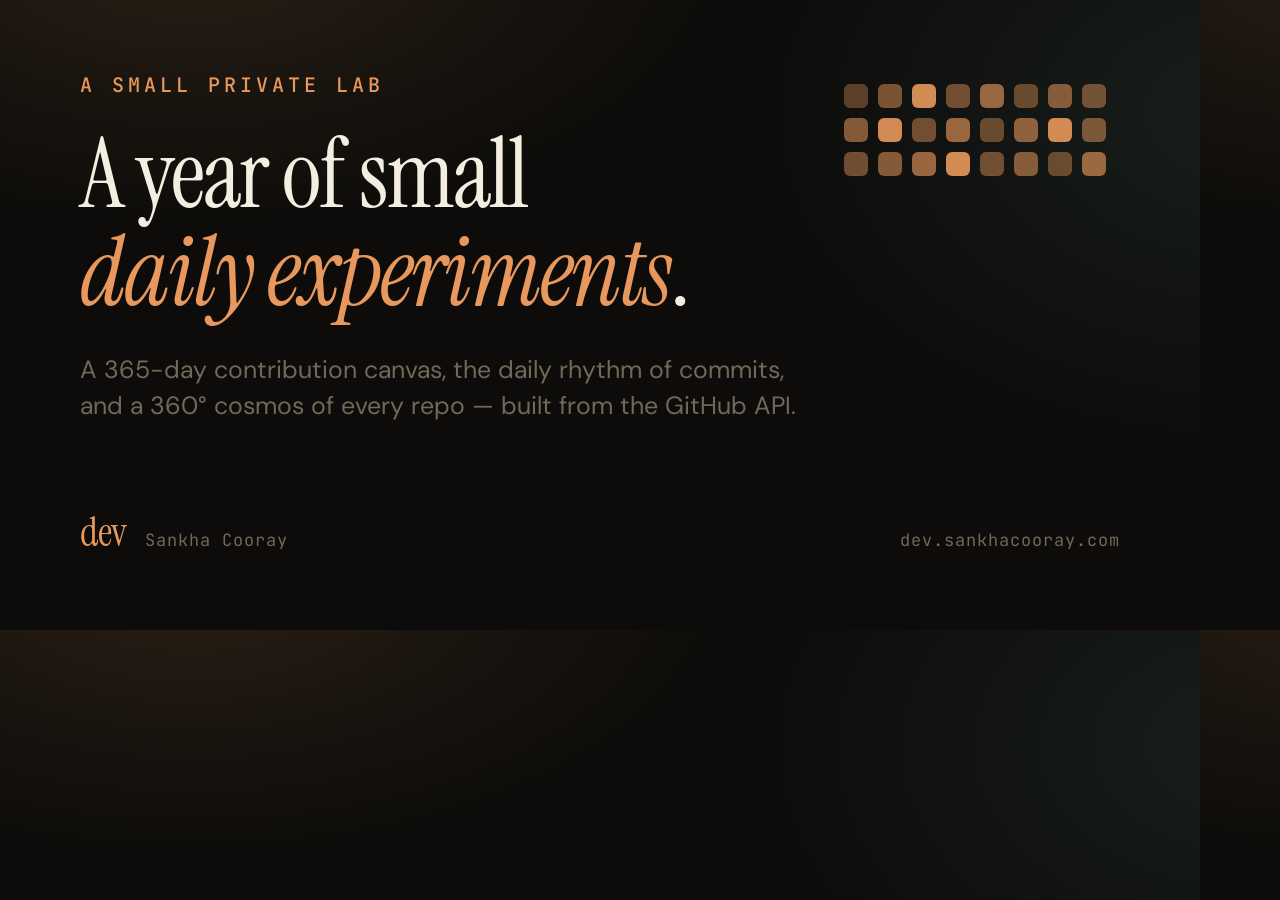
<file: assets/og-card.html>
<!DOCTYPE html>
<html lang="en">
<head>
<meta charset="UTF-8">
<link href="https://fonts.googleapis.com/css2?family=Instrument+Serif:ital@0;1&family=DM+Sans:wght@400;500&family=JetBrains+Mono:wght@500&display=swap" rel="stylesheet">
<style>
  * { margin: 0; padding: 0; box-sizing: border-box; }
  html, body { width: 1200px; height: 630px; }
  body {
    font-family: 'DM Sans', sans-serif;
    background: #0d0c0a;
    color: #f3eedf;
    background-image:
      radial-gradient(900px 460px at 16% -8%, rgba(232,152,92,0.13), transparent 60%),
      radial-gradient(820px 560px at 104% 18%, rgba(111,184,173,0.11), transparent 60%);
    padding: 72px 80px;
    display: flex;
    flex-direction: column;
    justify-content: space-between;
    position: relative;
    overflow: hidden;
  }
  .eyebrow {
    font-family: 'JetBrains Mono', monospace; font-size: 20px; font-weight: 500;
    color: #e8985c; text-transform: uppercase; letter-spacing: 4px;
  }
  h1 {
    font-family: 'Instrument Serif', serif; font-weight: 400;
    font-size: 96px; line-height: 1.02; letter-spacing: -2px; margin-top: 28px;
  }
  h1 em { color: #e8985c; font-style: italic; }
  .lede {
    font-size: 25px; color: #6f6957; max-width: 720px; margin-top: 30px; line-height: 1.45;
  }
  .foot { display: flex; align-items: baseline; gap: 18px; }
  .mark { font-family: 'Instrument Serif', serif; font-size: 40px; color: #e8985c; letter-spacing: -0.5px; }
  .by { font-family: 'JetBrains Mono', monospace; font-size: 17px; color: #6f6957; letter-spacing: 1px; }
  .url { margin-left: auto; font-family: 'JetBrains Mono', monospace; font-size: 17px; color: #6f6957; letter-spacing: 1px; }
  .grid { position: absolute; right: 70px; top: 84px; opacity: 0.9; }
</style>
</head>
<body>
  <svg class="grid" width="286" height="118" viewBox="0 0 286 118">
    <g fill="#e8985c">
      <rect x="0"   y="0"  width="24" height="24" rx="6" opacity="0.4"/>
      <rect x="34"  y="0"  width="24" height="24" rx="6" opacity="0.55"/>
      <rect x="68"  y="0"  width="24" height="24" rx="6" opacity="1"/>
      <rect x="102" y="0"  width="24" height="24" rx="6" opacity="0.5"/>
      <rect x="136" y="0"  width="24" height="24" rx="6" opacity="0.7"/>
      <rect x="170" y="0"  width="24" height="24" rx="6" opacity="0.45"/>
      <rect x="204" y="0"  width="24" height="24" rx="6" opacity="0.6"/>
      <rect x="238" y="0"  width="24" height="24" rx="6" opacity="0.5"/>
      <rect x="0"   y="34" width="24" height="24" rx="6" opacity="0.6"/>
      <rect x="34"  y="34" width="24" height="24" rx="6" opacity="1"/>
      <rect x="68"  y="34" width="24" height="24" rx="6" opacity="0.5"/>
      <rect x="102" y="34" width="24" height="24" rx="6" opacity="0.7"/>
      <rect x="136" y="34" width="24" height="24" rx="6" opacity="0.45"/>
      <rect x="170" y="34" width="24" height="24" rx="6" opacity="0.65"/>
      <rect x="204" y="34" width="24" height="24" rx="6" opacity="1"/>
      <rect x="238" y="34" width="24" height="24" rx="6" opacity="0.55"/>
      <rect x="0"   y="68" width="24" height="24" rx="6" opacity="0.5"/>
      <rect x="34"  y="68" width="24" height="24" rx="6" opacity="0.6"/>
      <rect x="68"  y="68" width="24" height="24" rx="6" opacity="0.7"/>
      <rect x="102" y="68" width="24" height="24" rx="6" opacity="1"/>
      <rect x="136" y="68" width="24" height="24" rx="6" opacity="0.5"/>
      <rect x="170" y="68" width="24" height="24" rx="6" opacity="0.6"/>
      <rect x="204" y="68" width="24" height="24" rx="6" opacity="0.45"/>
      <rect x="238" y="68" width="24" height="24" rx="6" opacity="0.7"/>
    </g>
  </svg>

  <div>
    <div class="eyebrow">a small private lab</div>
    <h1>A year of small<br><em>daily experiments</em>.</h1>
    <div class="lede">A 365-day contribution canvas, the daily rhythm of commits, and a 360° cosmos of every repo — built from the GitHub API.</div>
  </div>

  <div class="foot">
    <span class="mark">dev</span>
    <span class="by">Sankha Cooray</span>
    <span class="url">dev.sankhacooray.com</span>
  </div>
</body>
</html>
</file>
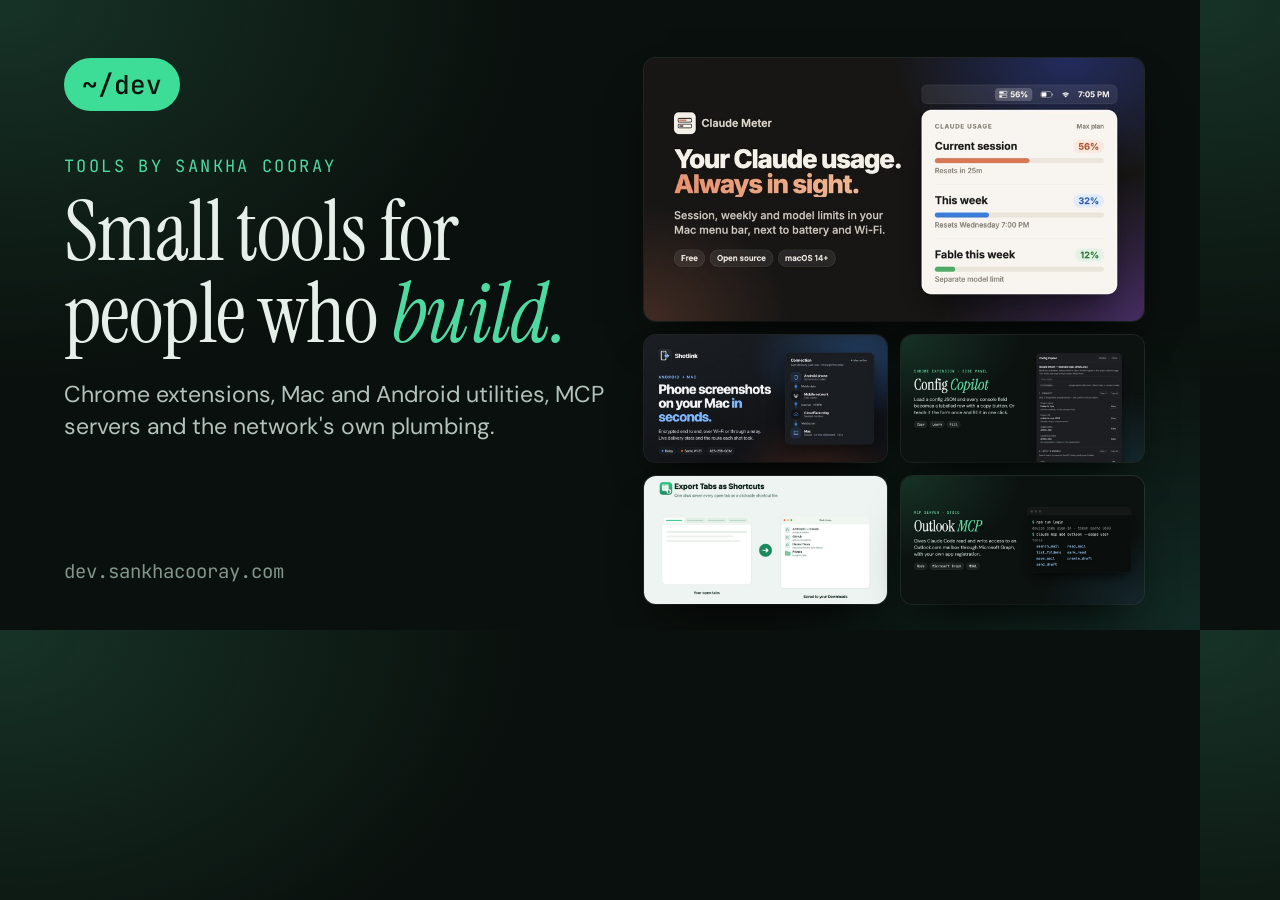
<file: og/og.html>
<!doctype html><meta charset="utf-8">
<link href="https://fonts.googleapis.com/css2?family=Instrument+Serif:ital@0;1&family=DM+Sans:wght@400;500;600&family=JetBrains+Mono:wght@400;500&display=swap" rel="stylesheet">
<style>
*{box-sizing:border-box;margin:0}
html,body{width:1200px;height:630px;overflow:hidden}
body{font-family:"DM Sans",sans-serif;color:#e6efea;background:radial-gradient(80% 110% at 0% 0%,#173327 0%,transparent 55%),radial-gradient(60% 80% at 100% 100%,#122a24 0%,transparent 60%),#0a100d;position:relative;padding:58px 64px}
.chip{display:inline-block;font-family:"JetBrains Mono",monospace;font-weight:500;font-size:26px;padding:9px 18px;border-radius:999px;background:#3ddc97;color:#06140e}
.k{font-family:"JetBrains Mono",monospace;font-size:17px;letter-spacing:.14em;text-transform:uppercase;color:#4fd9a0;margin-top:44px}
h1{font-family:"Instrument Serif",serif;font-weight:400;font-size:84px;line-height:.98;margin:14px 0 22px;width:560px;letter-spacing:-.01em}
h1 em{color:#4fd9a0}
p{font-size:23px;line-height:1.42;color:#b3c3bb;width:540px}
.url{position:absolute;left:64px;bottom:46px;font-family:"JetBrains Mono",monospace;font-size:19px;color:#81958b}
.shots{position:absolute;right:56px;top:58px;width:500px;display:grid;gap:14px}
.shots img{display:block;width:100%;border-radius:12px;box-shadow:0 24px 50px -22px #000,0 0 0 1px #ffffff1a}
.pair{display:grid;grid-template-columns:1fr 1fr;gap:14px}
</style>
<div class="chip">~/dev</div>
<div class="k">Tools by Sankha Cooray</div>
<h1>Small tools for people who <em>build.</em></h1>
<p>Chrome extensions, Mac and Android utilities, MCP servers and the network's own plumbing.</p>
<div class="url">dev.sankhacooray.com</div>
<div class="shots"><img src="../thumbs/claude-meter.jpg" alt=""><div class="pair"><img src="../thumbs/shotlink.jpg" alt=""><img src="../thumbs/config-copilot.jpg" alt=""></div><div class="pair"><img src="../thumbs/tab-export.jpg" alt=""><img src="../thumbs/outlook-mcp.jpg" alt=""></div></div>
</file>
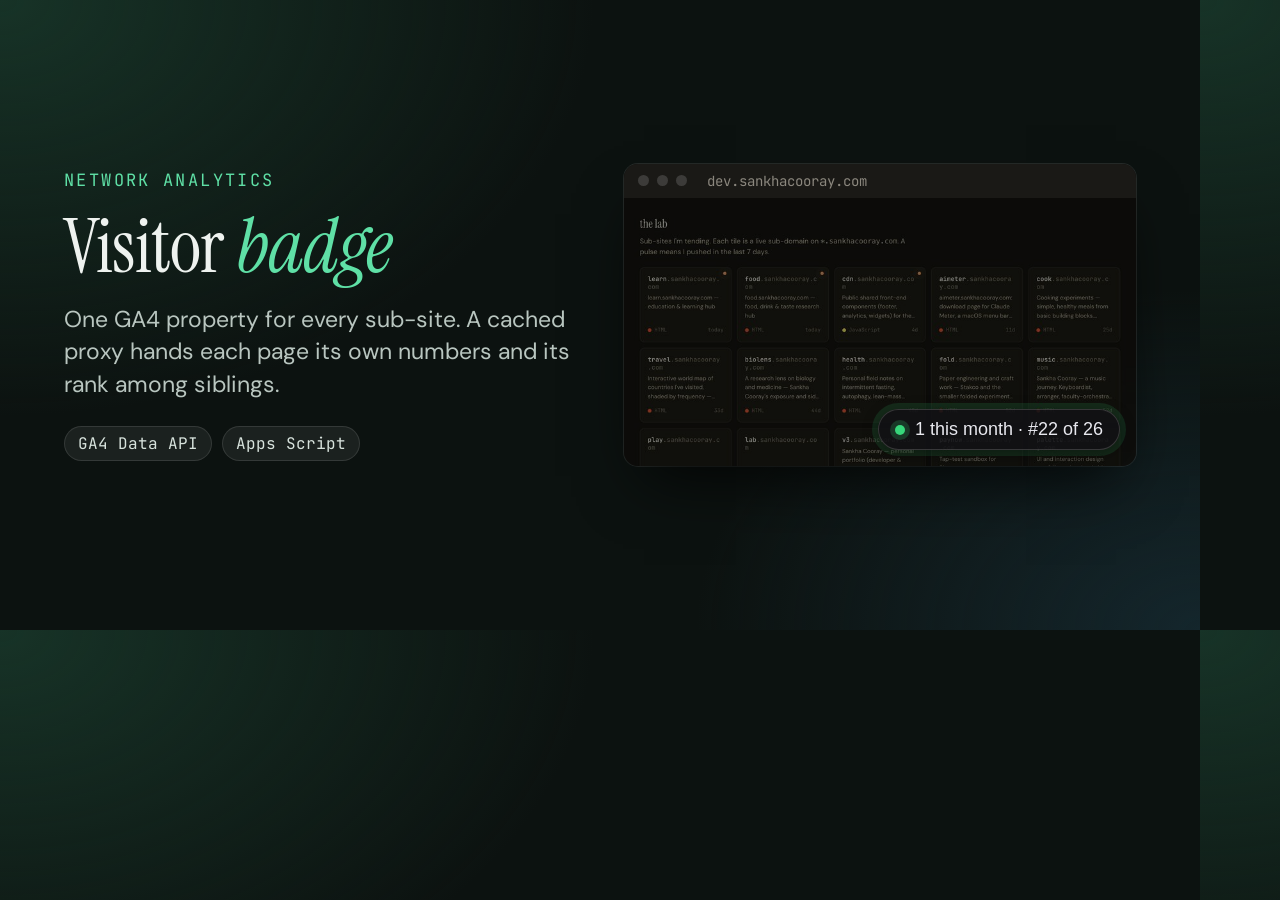
<file: thumbs-src/analytics.html>
<!doctype html><meta charset="utf-8"><link href="https://fonts.googleapis.com/css2?family=Instrument+Serif:ital@0;1&family=DM+Sans:wght@400;500;600&family=JetBrains+Mono:wght@400;500&display=swap" rel="stylesheet"><link rel="stylesheet" href="base.css">
<style>.win{position:relative;border-radius:14px;overflow:hidden;box-shadow:0 30px 60px -20px #000c,0 0 0 1px #ffffff1a;background:#0d0c0a}
.bar{height:34px;display:flex;align-items:center;gap:8px;padding:0 14px;background:#1a1916}.bar i{width:11px;height:11px;border-radius:50%;background:#ffffff26}.bar span{margin-left:12px;font:14px "JetBrains Mono",monospace;color:#8b877e}
.win img{display:block;width:100%;opacity:.55}
.badge{position:absolute;right:16px;bottom:16px;display:flex;align-items:center;gap:10px;padding:9px 16px;border-radius:999px;font:500 18px/1.2 -apple-system,BlinkMacSystemFont,"Segoe UI",sans-serif;color:#e8e8ee;background:rgba(18,18,22,.86);border:1px solid rgba(255,255,255,.16);box-shadow:0 4px 16px rgba(0,0,0,.4),0 0 0 6px #37d67a22}
.badge b{width:10px;height:10px;border-radius:50%;background:#37d67a;box-shadow:0 0 0 5px #37d67a33}</style>
<div><div class="k">Network analytics</div><h1>Visitor <em>badge</em></h1><p>One GA4 property for every sub-site. A cached proxy hands each page its own numbers and its rank among siblings.</p><div class="chips"><span class="chip">GA4 Data API</span><span class="chip">Apps Script</span></div></div>
<div class="win"><div class="bar"><i></i><i></i><i></i><span>dev.sankhacooray.com</span></div><img src="../thumbs/activity-lab.jpg" alt=""><div class="badge"><b></b>1 this month · #22 of 26</div></div>
</file>
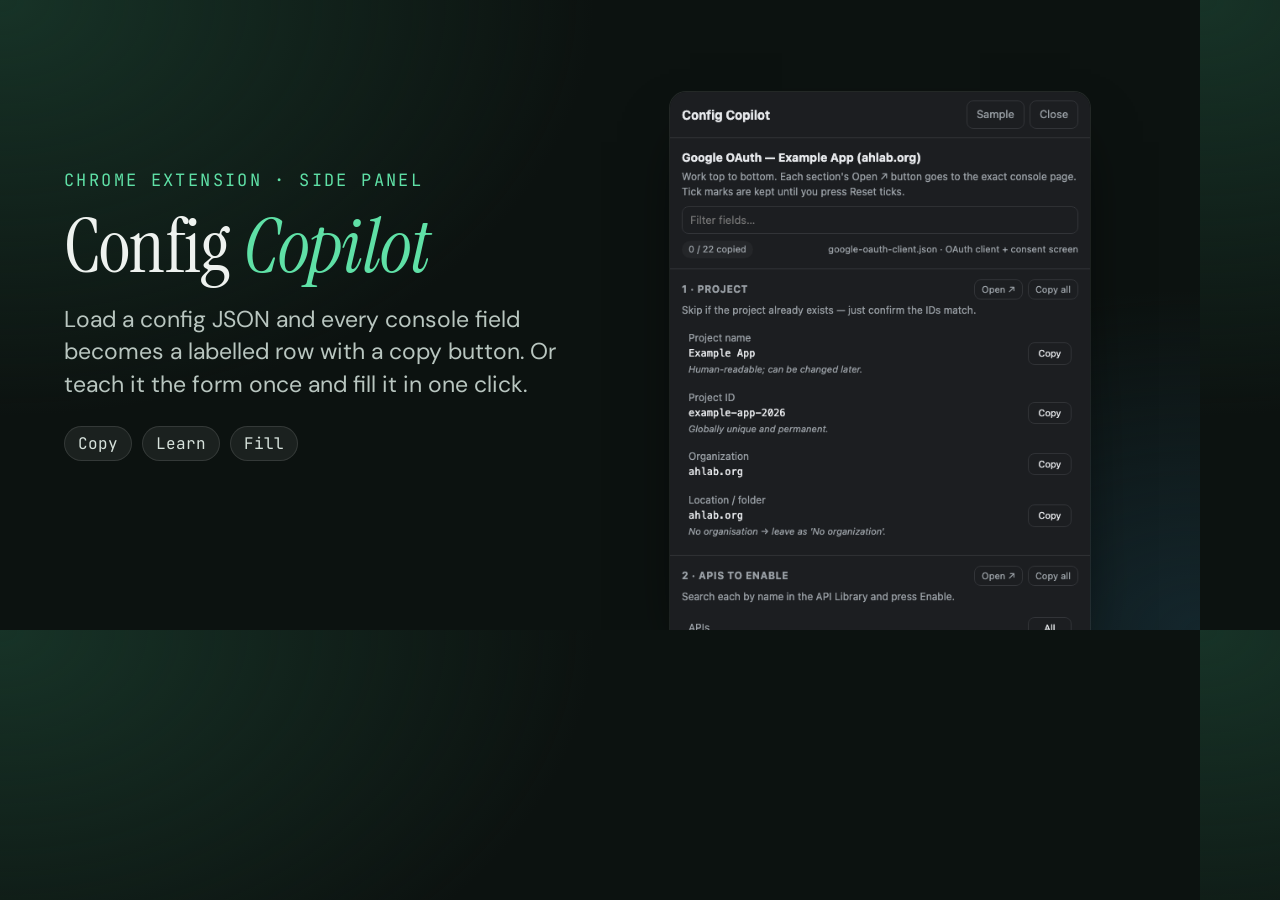
<file: thumbs-src/config-copilot.html>
<!doctype html><meta charset="utf-8"><link href="https://fonts.googleapis.com/css2?family=Instrument+Serif:ital@0;1&family=DM+Sans:wght@400;500;600&family=JetBrains+Mono:wght@400;500&display=swap" rel="stylesheet"><link rel="stylesheet" href="base.css">
<style>.win{height:540px;border-radius:16px;overflow:hidden;box-shadow:0 30px 60px -20px #000c,0 0 0 1px #ffffff1a;align-self:end;margin-bottom:-2px;border-bottom-left-radius:0;border-bottom-right-radius:0}.win img{display:block;width:100%}</style>
<div><div class="k">Chrome extension · side panel</div><h1>Config <em>Copilot</em></h1><p>Load a config JSON and every console field becomes a labelled row with a copy button. Or teach it the form once and fill it in one click.</p><div class="chips"><span class="chip">Copy</span><span class="chip">Learn</span><span class="chip">Fill</span></div></div>
<div class="win" style="justify-self:center;width:420px;align-self:end;margin-top:90px"><img src="config-copilot-panel.png" alt=""></div>
</file>
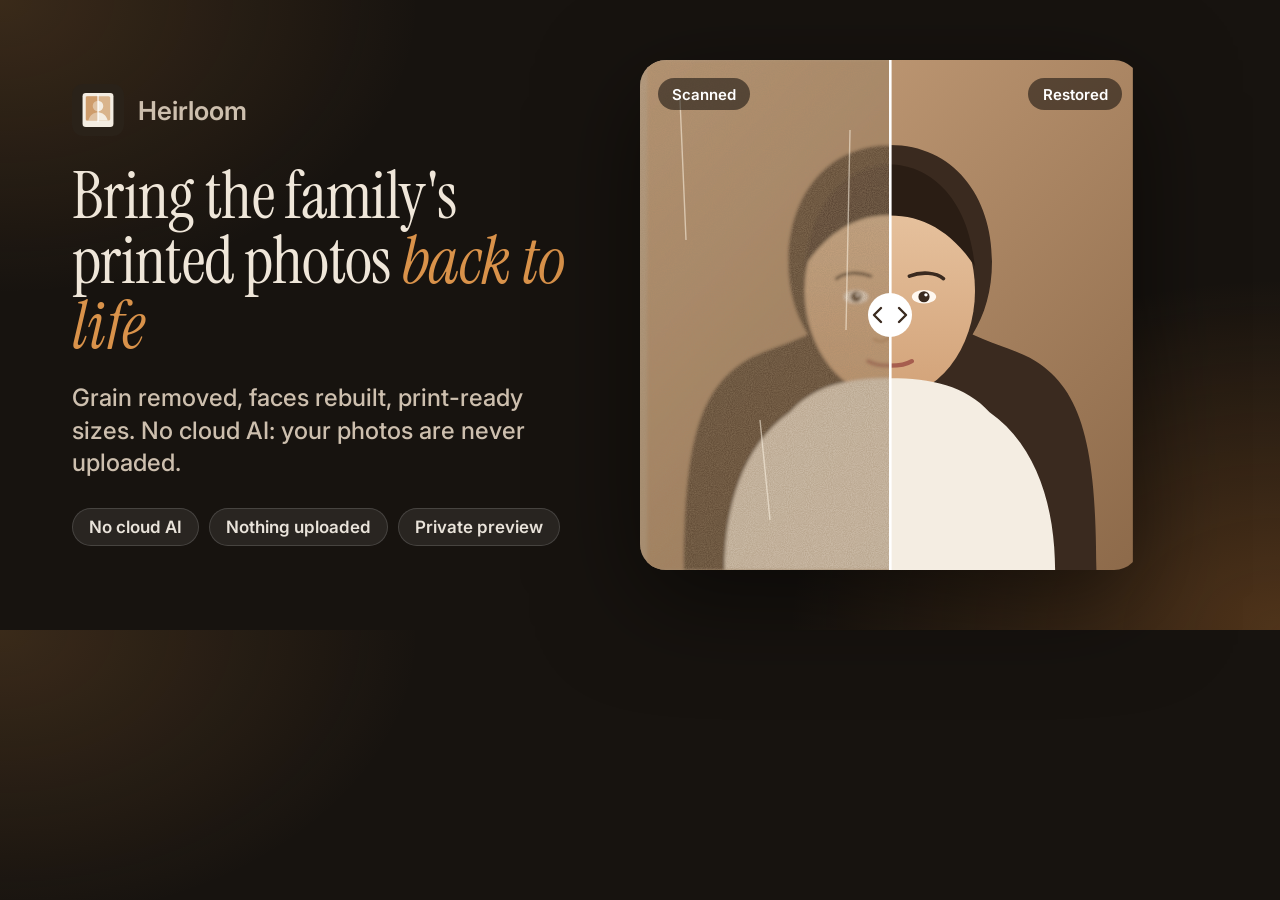
<file: thumbs-src/heirloom.html>
<!doctype html>
<!-- Source for public/og.png (1200×630). Render: see README ("Share image and icons"). -->
<html>
<head>
<meta charset="utf-8">
<link href="https://fonts.googleapis.com/css2?family=Instrument+Serif:ital@0;1&family=Inter:wght@500;600;700&display=swap" rel="stylesheet">
<style>
  * { box-sizing: border-box; margin: 0; }
  body { width: 1200px; height: 630px; overflow: hidden; font-family: Inter, system-ui, sans-serif; color: #efe6d9; position: relative;
    background: radial-gradient(700px 500px at 100% 100%, rgba(184,112,47,.35), transparent 70%), radial-gradient(600px 420px at 0% 0%, rgba(217,146,74,.18), transparent 70%), #17130f; }
  .left { position: absolute; left: 72px; top: 0; bottom: 0; width: 540px; display: flex; flex-direction: column; justify-content: center; }
  .brand { display: flex; align-items: center; gap: 14px; font-size: 26px; font-weight: 600; color: #cdbfae; margin-bottom: 28px; }
  .brand svg { width: 52px; height: 52px; }
  h1 { font-family: 'Instrument Serif', Georgia, serif; font-weight: 400; font-size: 66px; line-height: .98; letter-spacing: -.01em; }
  h1 em { font-style: italic; color: #d9924a; }
  .sub { margin-top: 24px; font-size: 24px; max-width: 500px; line-height: 1.35; color: #cdbfae; font-weight: 500; }
  .tag { margin-top: 28px; display: flex; gap: 10px; }
  .tag b { font-size: 17px; font-weight: 600; padding: 8px 16px; border-radius: 999px; background: rgba(255,255,255,.08); border: 1px solid rgba(255,255,255,.14); color: #e9e3da; }
  .right { position: absolute; right: 60px; top: 60px; width: 500px; height: 510px; }
  svg.art { width: 100%; height: 100%; filter: drop-shadow(0 30px 50px rgba(0,0,0,.5)); }
</style>
</head>
<body>
  <div class="left">
    <div class="brand">
      <svg viewBox="0 0 64 64"><rect width="64" height="64" rx="14" fill="#2a2219"/><rect x="13" y="11" width="38" height="42" rx="4" fill="#f4ede2"/><rect x="17" y="15" width="30" height="30" rx="2" fill="#d9b48c"/><circle cx="32" cy="27" r="6.5" fill="#f4ede2"/><path d="M20 45c2-7 6.5-10 12-10s10 3 12 10z" fill="#f4ede2"/><rect x="17" y="15" width="15" height="30" fill="#b8702f" opacity=".35"/><rect x="31.3" y="13" width="1.4" height="34" rx=".7" fill="#fff"/></svg>
      Heirloom
    </div>
    <h1>Bring the family's printed photos <em>back to life</em></h1>
    <p class="sub">Grain removed, faces rebuilt, print-ready sizes. No cloud AI: your photos are never uploaded.</p>
    <div class="tag"><b>No cloud AI</b><b>Nothing uploaded</b><b>Private preview</b></div>
  </div>
  <div class="right">
    <svg class="art" viewBox="0 0 500 510" xmlns="http://www.w3.org/2000/svg">
      <defs>
        <filter id="grain" x="0" y="0" width="100%" height="100%"><feTurbulence type="fractalNoise" baseFrequency=".95" numOctaves="2" seed="7" result="n"/><feColorMatrix in="n" type="matrix" values="0 0 0 0 .35 0 0 0 0 .25 0 0 0 0 .15 0 0 0 .55 0"/></filter>
        <filter id="soft"><feGaussianBlur stdDeviation="1.6"/></filter>
        <linearGradient id="skin" x1="0" y1="0" x2="0" y2="1"><stop offset="0" stop-color="#e9c6a3"/><stop offset="1" stop-color="#d2a278"/></linearGradient>
        <linearGradient id="bgR" x1="0" y1="0" x2="1" y2="1"><stop offset="0" stop-color="#c9a27d"/><stop offset="1" stop-color="#8d6a4a"/></linearGradient>
        <linearGradient id="bgL" x1="0" y1="0" x2="1" y2="1"><stop offset="0" stop-color="#c9b299"/><stop offset="1" stop-color="#a08768"/></linearGradient>
        <clipPath id="card"><rect x="0" y="0" width="500" height="510" rx="26"/></clipPath>
        <clipPath id="left"><rect x="0" y="0" width="250" height="510"/></clipPath>
        <clipPath id="right"><rect x="250" y="0" width="250" height="510"/></clipPath>
        <symbol id="portrait" viewBox="0 0 400 420">
          <rect width="400" height="420" fill="url(#bgR)"/>
          <path d="M200 70c-52 0-84 42-84 96 0 24 6 44 16 60-22 10-40 14-52 22-38 24-50 70-50 172h340c0-102-12-148-50-172-12-8-30-12-52-22 10-16 16-36 16-60 0-54-32-96-84-96z" fill="#3a2a1f"/>
          <ellipse cx="200" cy="190" rx="70" ry="88" fill="url(#skin)"/>
          <path d="M130 170c6-60 40-84 70-84s64 24 70 84c-20-30-44-42-70-42s-50 12-70 42z" fill="#2a1d14"/>
          <ellipse cx="172" cy="195" rx="10" ry="5.5" fill="#fff8f0"/><ellipse cx="228" cy="195" rx="10" ry="5.5" fill="#fff8f0"/>
          <circle cx="172" cy="195" r="4.6" fill="#3a2a1f"/><circle cx="228" cy="195" r="4.6" fill="#3a2a1f"/>
          <circle cx="173.6" cy="193.4" r="1.4" fill="#fff"/><circle cx="229.6" cy="193.4" r="1.4" fill="#fff"/>
          <path d="M156 180c6-5 18-6 28-2M216 178c10-4 22-3 28 2" stroke="#3a2a1f" stroke-width="3" fill="none" stroke-linecap="round"/>
          <path d="M200 205v22c-3 5-9 6-13 3" stroke="#b9875f" stroke-width="2.4" fill="none" stroke-linecap="round"/>
          <path d="M182 248c8 5 28 5 36 0" stroke="#a65d4e" stroke-width="3.5" fill="none" stroke-linecap="round"/>
          <path d="M118 290c20-22 48-28 82-28s62 6 82 28c40 28 54 80 54 130H64c0-50 14-102 54-130z" fill="#f4ede2"/>
        </symbol>
      </defs>
      <g clip-path="url(#card)">
        <g clip-path="url(#left)"><rect width="500" height="510" fill="url(#bgL)"/><g filter="url(#soft)" opacity=".86"><use href="#portrait" x="7" y="0" width="486" height="510"/></g><rect width="500" height="510" fill="#8a6a48" opacity=".28"/><rect width="500" height="510" filter="url(#grain)"/><path d="M40 40l6 140M210 70l-4 200M120 360l10 100" stroke="#fff6e6" stroke-width="1.4" opacity=".55"/></g>
        <g clip-path="url(#right)"><use href="#portrait" x="7" y="0" width="486" height="510"/></g>
        <rect x="249" y="0" width="2.6" height="510" fill="#fff"/>
        <circle cx="250" cy="255" r="22" fill="#fff"/><path d="M241 248l-7 7 7 7M259 248l7 7-7 7" fill="none" stroke="#3a2a1f" stroke-width="2.4" stroke-linecap="round" stroke-linejoin="round"/>
        <rect x="18" y="18" width="92" height="32" rx="16" fill="rgba(0,0,0,.5)"/><text x="64" y="39.5" text-anchor="middle" font-family="Inter,sans-serif" font-size="15" font-weight="600" fill="#fff">Scanned</text>
        <rect x="388" y="18" width="94" height="32" rx="16" fill="rgba(0,0,0,.5)"/><text x="435" y="39.5" text-anchor="middle" font-family="Inter,sans-serif" font-size="15" font-weight="600" fill="#fff">Restored</text>
      </g>
    </svg>
  </div>
</body>
</html>
</file>
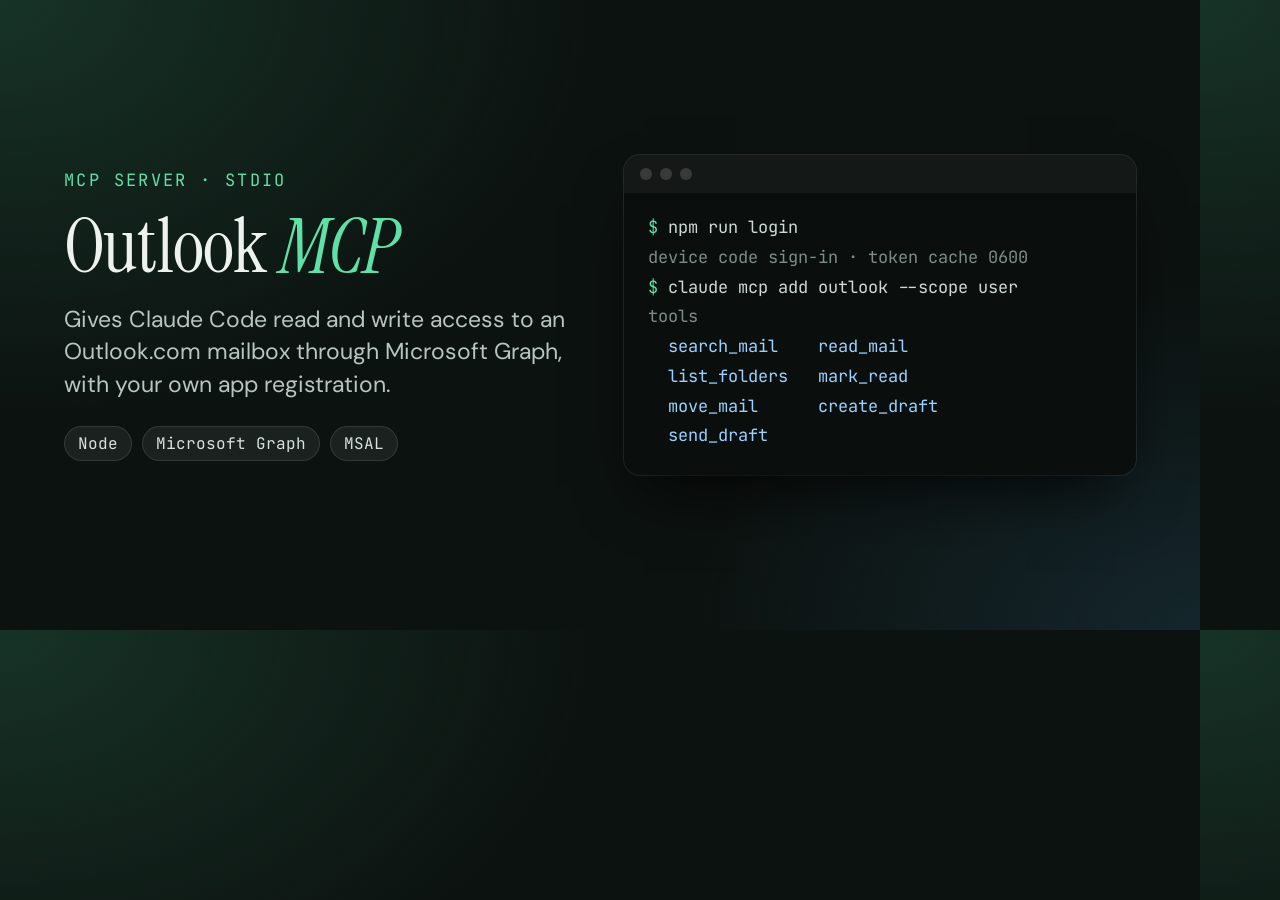
<file: thumbs-src/outlook-mcp.html>
<!doctype html><meta charset="utf-8"><link href="https://fonts.googleapis.com/css2?family=Instrument+Serif:ital@0;1&family=DM+Sans:wght@400;500;600&family=JetBrains+Mono:wght@400;500&display=swap" rel="stylesheet"><link rel="stylesheet" href="base.css">
<style>.term{background:#0a0f0d;border-radius:16px;box-shadow:0 30px 60px -20px #000c,0 0 0 1px #ffffff1a;overflow:hidden;font-family:"JetBrains Mono",monospace;font-size:17px;line-height:1.75}
.bar{height:38px;display:flex;align-items:center;gap:8px;padding:0 16px;background:#ffffff0a}.bar i{width:12px;height:12px;border-radius:50%;background:#ffffff26}
.body{padding:20px 24px 24px;color:#cfd9d4;white-space:pre}.p{color:#5fe0a6}.d{color:#7d8c85}.t{color:#9ad1ff}</style>
<div><div class="k">MCP server · stdio</div><h1>Outlook <em>MCP</em></h1><p>Gives Claude Code read and write access to an Outlook.com mailbox through Microsoft Graph, with your own app registration.</p><div class="chips"><span class="chip">Node</span><span class="chip">Microsoft Graph</span><span class="chip">MSAL</span></div></div>
<div class="term"><div class="bar"><i></i><i></i><i></i></div><div class="body"><span class="p">$</span> npm run login
<span class="d">device code sign-in · token cache 0600</span>
<span class="p">$</span> claude mcp add outlook --scope user
<span class="d">tools</span>
  <span class="t">search_mail</span>    <span class="t">read_mail</span>
  <span class="t">list_folders</span>   <span class="t">mark_read</span>
  <span class="t">move_mail</span>      <span class="t">create_draft</span>
  <span class="t">send_draft</span></div></div>
</file>
<file: thumbs-src/base.css>
*{box-sizing:border-box;margin:0}
html,body{width:1200px;height:630px;overflow:hidden}
body{font-family:"DM Sans",system-ui,sans-serif;color:#eef2ef;background:radial-gradient(90% 120% at 0% 0%,#173327 0%,transparent 55%),radial-gradient(70% 90% at 100% 100%,#14262c 0%,transparent 60%),#0c1210;display:grid;grid-template-columns:1fr 1fr;align-items:center;padding:0 64px;gap:48px}
.k{font-family:"JetBrains Mono",monospace;font-size:17px;letter-spacing:.14em;text-transform:uppercase;color:#5fe0a6}
h1{font-family:"Instrument Serif",serif;font-weight:400;font-size:76px;line-height:1;margin:18px 0 18px;letter-spacing:-.01em}
h1 em{color:#5fe0a6}
p{font-size:23px;line-height:1.4;color:#b9c6c0}
.chips{display:flex;gap:10px;margin-top:26px;flex-wrap:wrap}
.chip{font-family:"JetBrains Mono",monospace;font-size:16px;padding:7px 14px;border-radius:999px;background:#ffffff10;box-shadow:inset 0 0 0 1px #ffffff1c;color:#d7e2dc}
</file>
